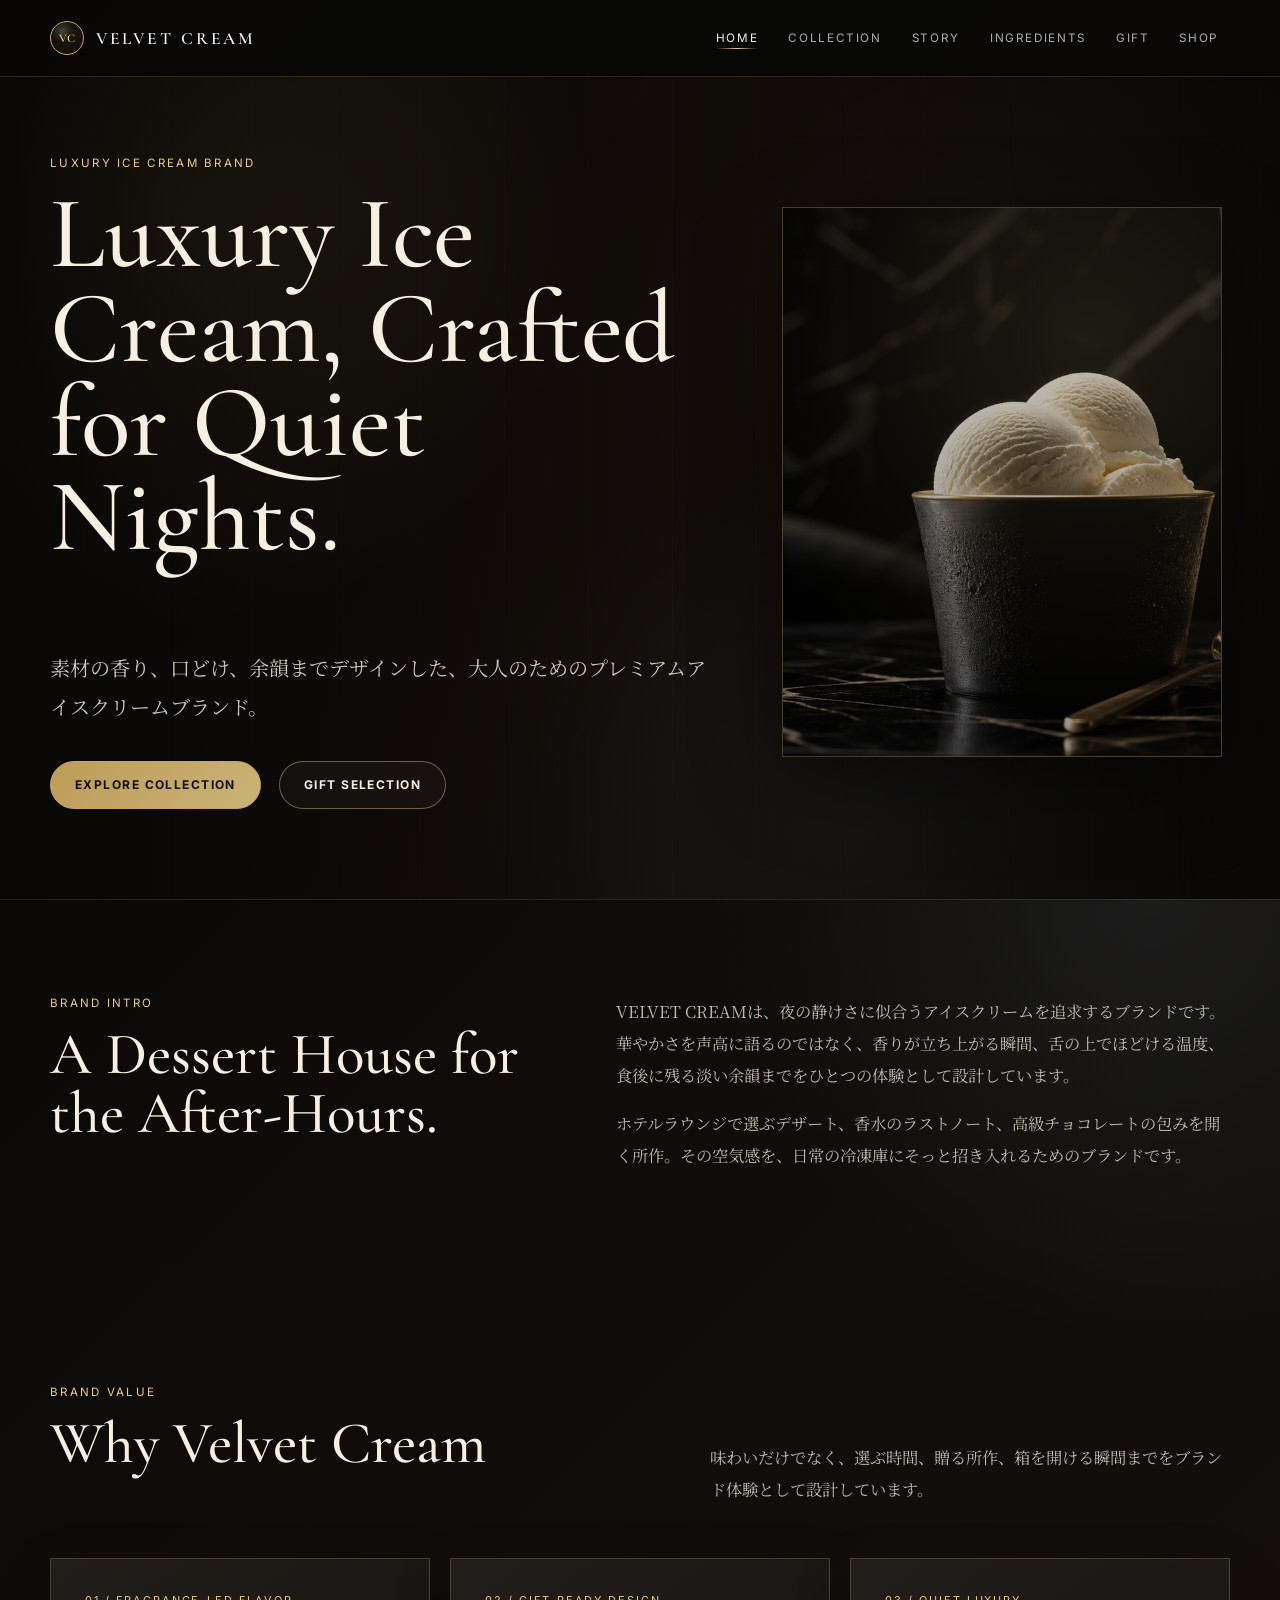
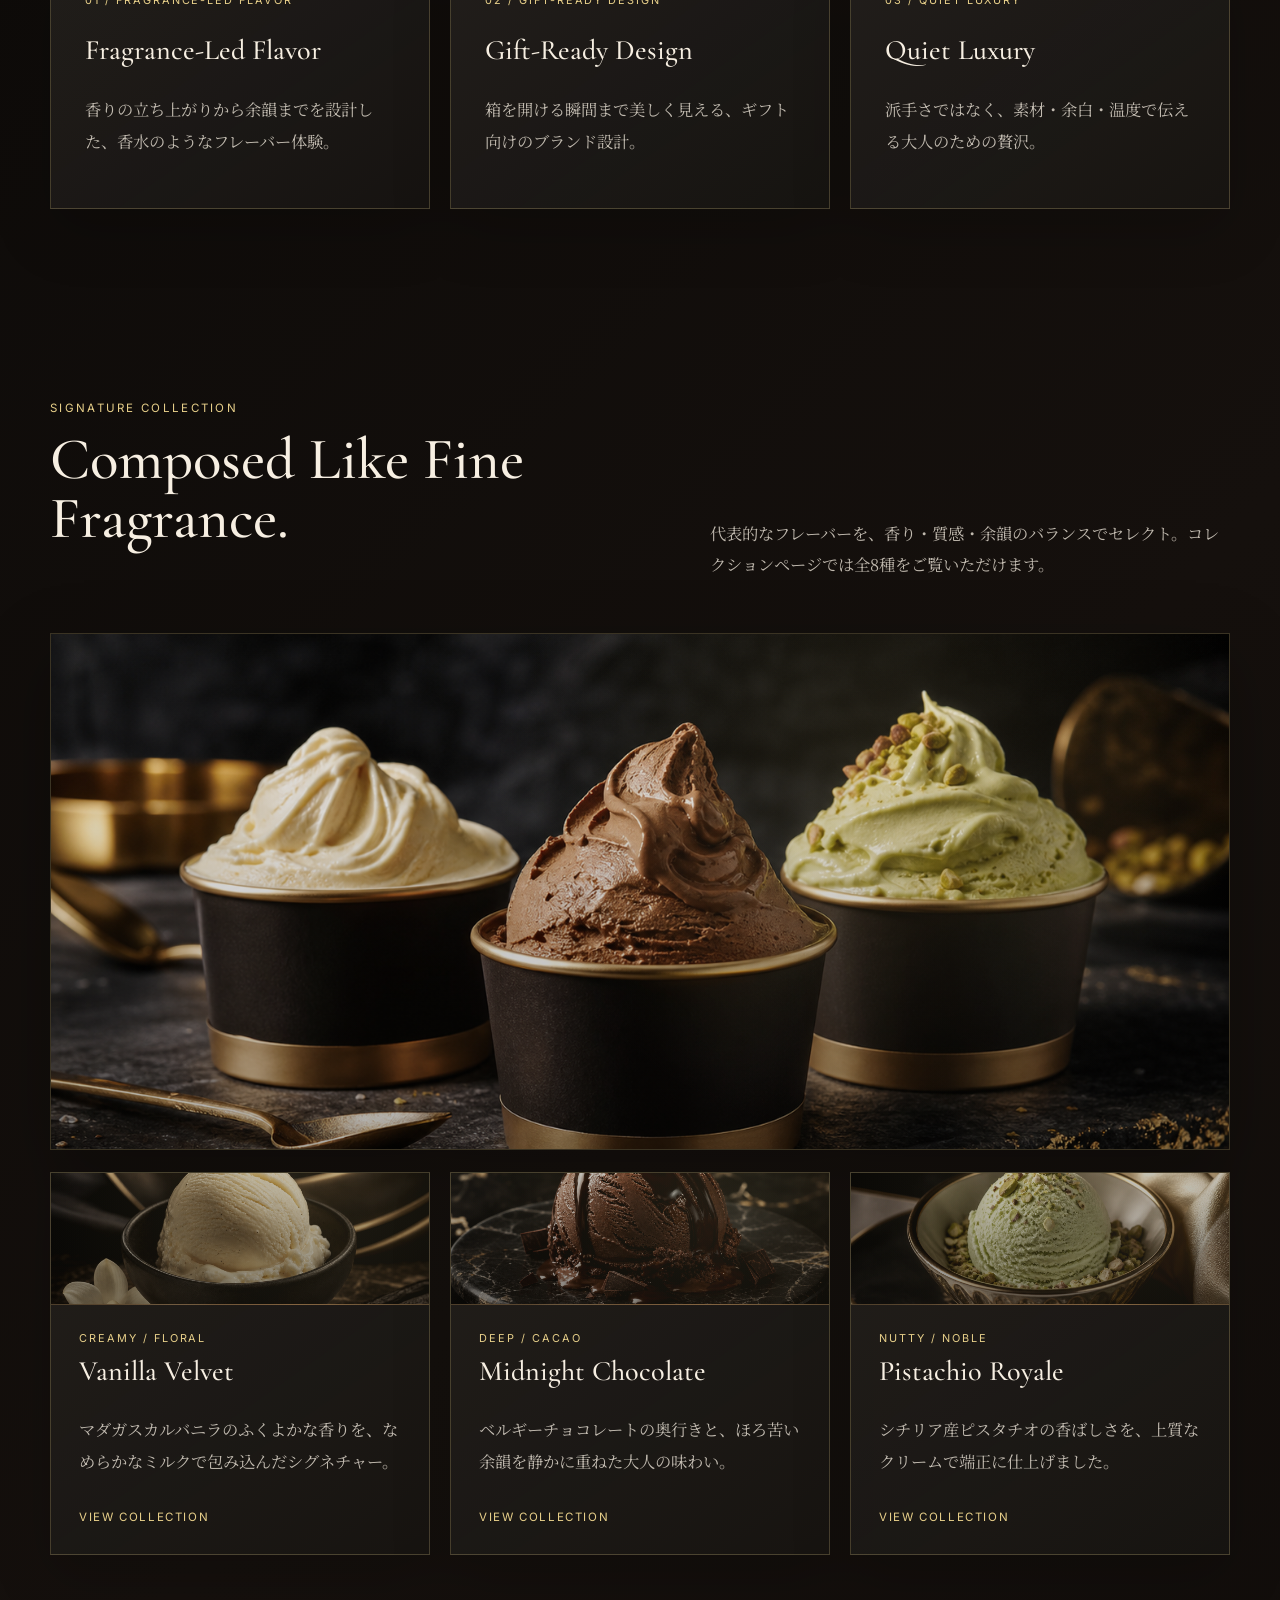
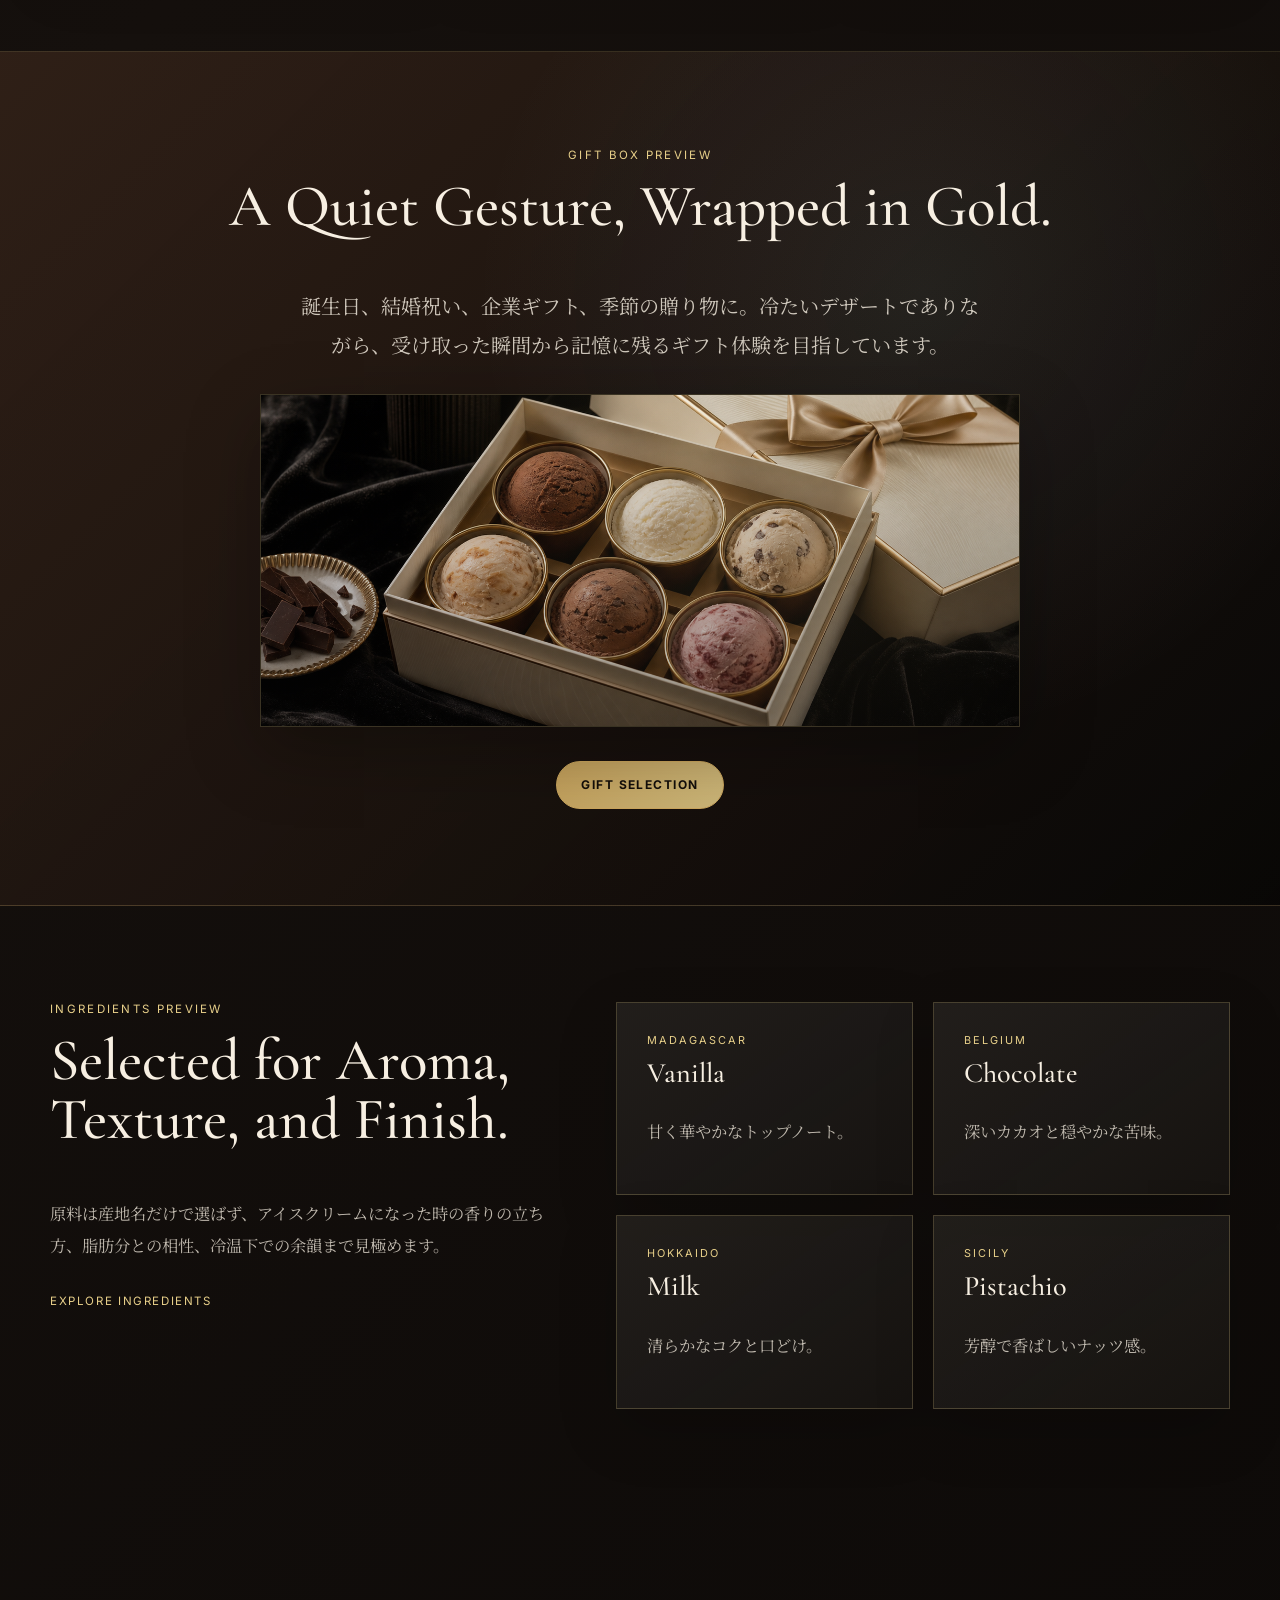
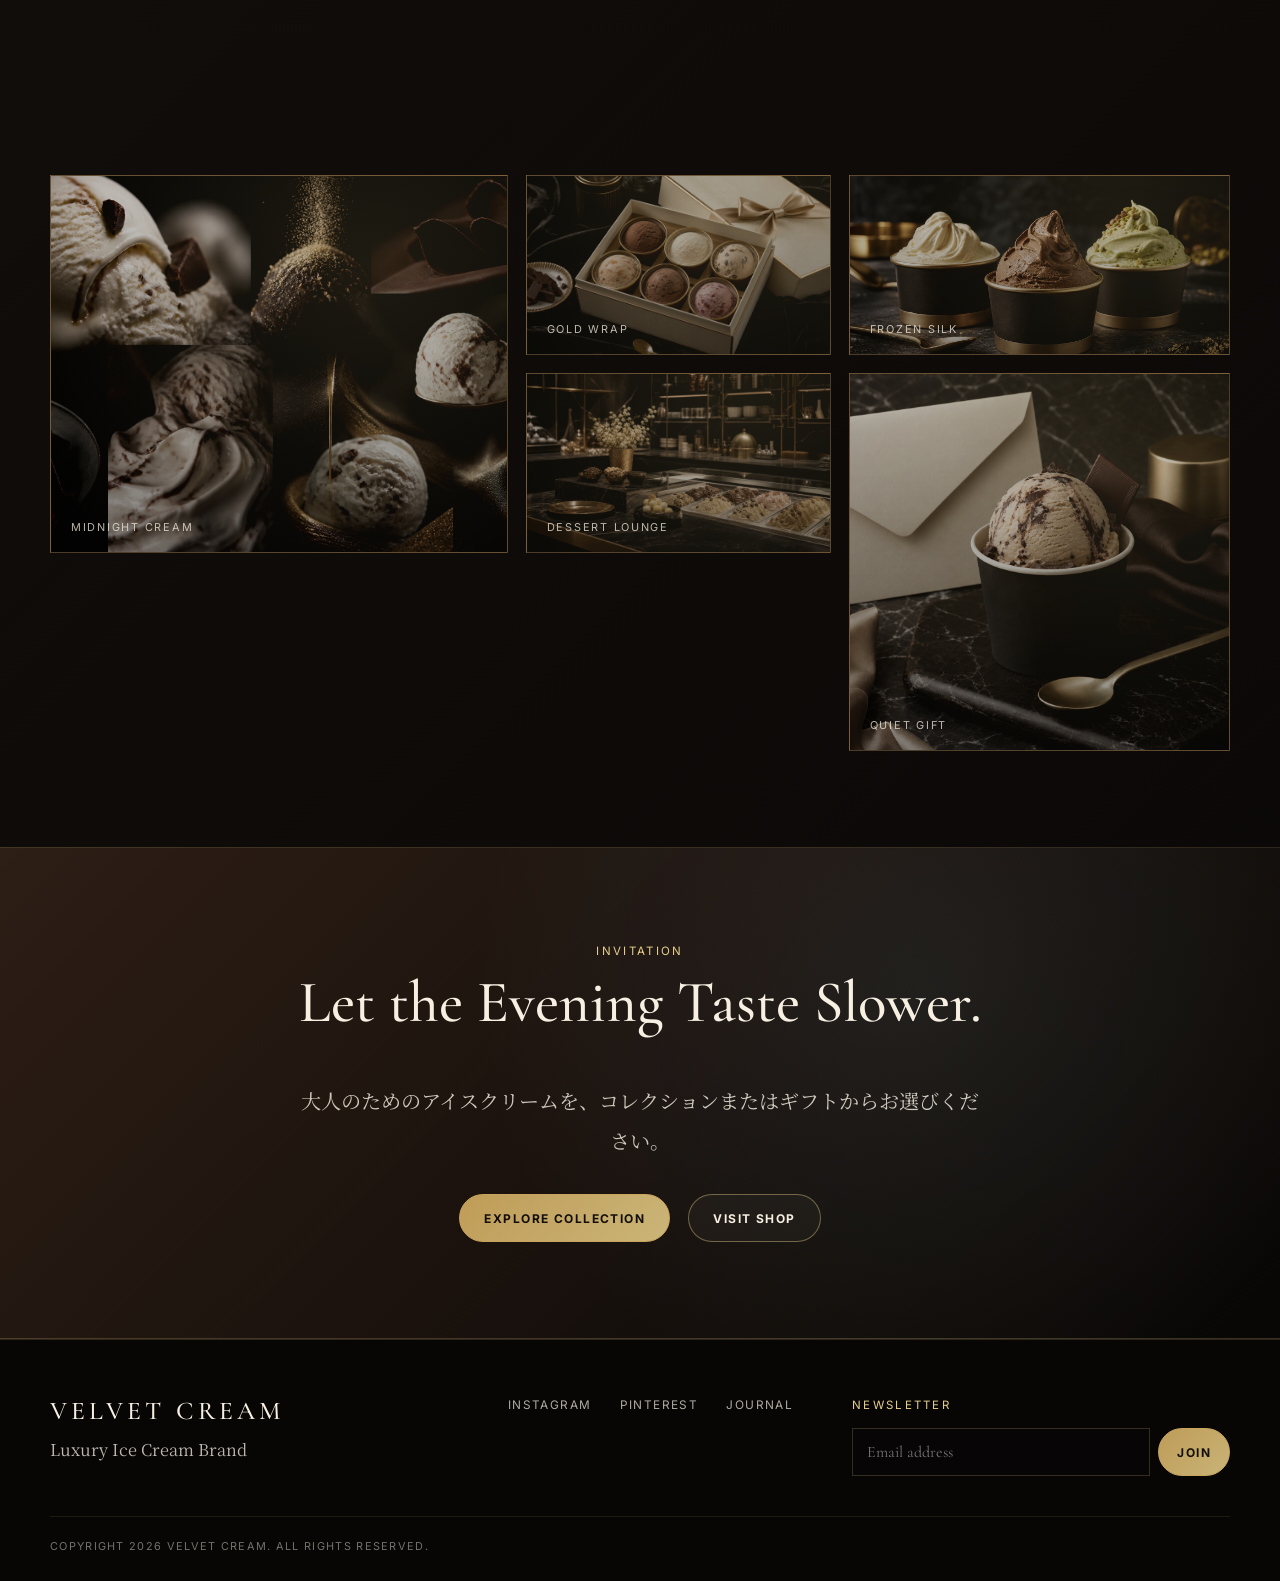
<file: index.html>
<!DOCTYPE html>
<html lang="ja">
<head>
  <meta charset="UTF-8">
  <meta name="viewport" content="width=device-width, initial-scale=1.0">
  <title>VELVET CREAM | Luxury Ice Cream Brand</title>
  <link rel="preconnect" href="https://fonts.googleapis.com">
  <link rel="preconnect" href="https://fonts.gstatic.com" crossorigin>
  <link href="https://fonts.googleapis.com/css2?family=Cormorant+Garamond:wght@400;500;600&family=Inter:wght@400;500;700&family=Noto+Serif+JP:wght@400;600&display=swap" rel="stylesheet">
  <link rel="stylesheet" href="styles.css">
</head>
<body>
  <div class="site-shell">
    <header class="topbar">
      <div class="nav-wrap">
        <a class="brand-mark" href="index.html"><span class="brand-seal">VC</span>VELVET CREAM</a>
        <button class="menu-toggle" type="button" aria-label="Open menu" aria-expanded="false"><span></span><span></span><span></span></button>
        <nav class="main-nav" aria-label="Primary navigation">
          <a class="active" href="index.html">Home</a>
          <a href="collection.html">Collection</a>
          <a href="story.html">Story</a>
          <a href="ingredients.html">Ingredients</a>
          <a href="gift.html">Gift</a>
          <a href="shop.html">Shop</a>
        </nav>
      </div>
    </header>

    <main>
      <section class="hero">
        <div class="hero-inner">
          <div class="hero-copy reveal">
            <p class="eyebrow">Luxury Ice Cream Brand</p>
            <h1>Luxury Ice Cream, Crafted for Quiet Nights.</h1>
            <p class="jp lead">素材の香り、口どけ、余韻までデザインした、大人のためのプレミアムアイスクリームブランド。</p>
            <div class="hero-actions">
              <a class="btn" href="collection.html">Explore Collection</a>
              <a class="btn secondary" href="gift.html">Gift Selection</a>
            </div>
          </div>
          <div class="product-portrait reveal" aria-label="Luxury vanilla ice cream cup on dark marble">
            <img src="assets/visuals/home-hero.png" alt="Luxury vanilla ice cream cup on dark marble with a champagne gold spoon">
          </div>
        </div>
      </section>

      <section class="section split">
        <div class="reveal">
          <p class="eyebrow">Brand Intro</p>
          <h2>A Dessert House for the After-Hours.</h2>
        </div>
        <div class="reveal">
          <p class="jp">VELVET CREAMは、夜の静けさに似合うアイスクリームを追求するブランドです。華やかさを声高に語るのではなく、香りが立ち上がる瞬間、舌の上でほどける温度、食後に残る淡い余韻までをひとつの体験として設計しています。</p>
          <p class="jp">ホテルラウンジで選ぶデザート、香水のラストノート、高級チョコレートの包みを開く所作。その空気感を、日常の冷凍庫にそっと招き入れるためのブランドです。</p>
        </div>
      </section>

      <section class="section">
        <div class="section-head reveal">
          <div>
            <p class="eyebrow">Brand Value</p>
            <h2>Why Velvet Cream</h2>
          </div>
          <p class="jp">味わいだけでなく、選ぶ時間、贈る所作、箱を開ける瞬間までをブランド体験として設計しています。</p>
        </div>
        <div class="card-grid">
          <article class="value-card reveal">
            <p class="meta">01 / Fragrance-Led Flavor</p>
            <h3>Fragrance-Led Flavor</h3>
            <p class="jp">香りの立ち上がりから余韻までを設計した、香水のようなフレーバー体験。</p>
          </article>
          <article class="value-card reveal">
            <p class="meta">02 / Gift-Ready Design</p>
            <h3>Gift-Ready Design</h3>
            <p class="jp">箱を開ける瞬間まで美しく見える、ギフト向けのブランド設計。</p>
          </article>
          <article class="value-card reveal">
            <p class="meta">03 / Quiet Luxury</p>
            <h3>Quiet Luxury</h3>
            <p class="jp">派手さではなく、素材・余白・温度で伝える大人のための贅沢。</p>
          </article>
        </div>
      </section>

      <section class="section">
        <div class="section-head reveal">
          <div>
            <p class="eyebrow">Signature Collection</p>
            <h2>Composed Like Fine Fragrance.</h2>
          </div>
          <p class="jp">代表的なフレーバーを、香り・質感・余韻のバランスでセレクト。コレクションページでは全8種をご覧いただけます。</p>
        </div>
        <div class="visual-frame collection-preview reveal">
          <img src="assets/visuals/home-collection.png" alt="Three luxury ice cream cups arranged on a dark stone surface">
        </div>
        <div class="card-grid">
          <article class="lux-card reveal">
            <div class="texture-top"><img src="assets/visuals/flavor-vanilla.png" alt="Premium vanilla ice cream in a black ceramic bowl"></div>
            <p class="meta">Creamy / Floral</p>
            <h3>Vanilla Velvet</h3>
            <p class="jp">マダガスカルバニラのふくよかな香りを、なめらかなミルクで包み込んだシグネチャー。</p>
            <a class="soft-link" href="collection.html">View Collection</a>
          </article>
          <article class="lux-card reveal">
            <div class="texture-top"><img src="assets/visuals/flavor-chocolate.png" alt="Luxury dark chocolate ice cream on black marble"></div>
            <p class="meta">Deep / Cacao</p>
            <h3>Midnight Chocolate</h3>
            <p class="jp">ベルギーチョコレートの奥行きと、ほろ苦い余韻を静かに重ねた大人の味わい。</p>
            <a class="soft-link" href="collection.html">View Collection</a>
          </article>
          <article class="lux-card reveal">
            <div class="texture-top"><img src="assets/visuals/flavor-pistachio.png" alt="Premium pistachio ice cream with muted green tones"></div>
            <p class="meta">Nutty / Noble</p>
            <h3>Pistachio Royale</h3>
            <p class="jp">シチリア産ピスタチオの香ばしさを、上質なクリームで端正に仕上げました。</p>
            <a class="soft-link" href="collection.html">View Collection</a>
          </article>
        </div>
      </section>

      <section class="quote-band">
        <div class="section reveal">
          <p class="eyebrow">Gift Box Preview</p>
          <h2>A Quiet Gesture, Wrapped in Gold.</h2>
          <p class="jp lead" style="margin-inline:auto;">誕生日、結婚祝い、企業ギフト、季節の贈り物に。冷たいデザートでありながら、受け取った瞬間から記憶に残るギフト体験を目指しています。</p>
          <div class="visual-frame gift-preview">
            <img src="assets/visuals/home-gift.png" alt="Luxury cream colored ice cream gift box on dark velvet">
          </div>
          <div class="button-row" style="justify-content:center;"><a class="btn" href="gift.html">Gift Selection</a></div>
        </div>
      </section>

      <section class="section two-col">
        <div class="reveal">
          <p class="eyebrow">Ingredients Preview</p>
          <h2>Selected for Aroma, Texture, and Finish.</h2>
          <p class="jp">原料は産地名だけで選ばず、アイスクリームになった時の香りの立ち方、脂肪分との相性、冷温下での余韻まで見極めます。</p>
          <a class="soft-link" href="ingredients.html">Explore Ingredients</a>
        </div>
        <div class="info-grid">
          <div class="info-panel reveal"><p class="meta">Madagascar</p><h3>Vanilla</h3><p class="jp">甘く華やかなトップノート。</p></div>
          <div class="info-panel reveal"><p class="meta">Belgium</p><h3>Chocolate</h3><p class="jp">深いカカオと穏やかな苦味。</p></div>
          <div class="info-panel reveal"><p class="meta">Hokkaido</p><h3>Milk</h3><p class="jp">清らかなコクと口どけ。</p></div>
          <div class="info-panel reveal"><p class="meta">Sicily</p><h3>Pistachio</h3><p class="jp">芳醇で香ばしいナッツ感。</p></div>
        </div>
      </section>

      <section class="section">
        <div class="section-head reveal">
          <div>
            <p class="eyebrow">Brand Mood Gallery</p>
            <h2>Velvet, Gold, and Silence.</h2>
          </div>
          <p class="jp">写真に頼りきらず、質感と余白でブランドの空気を表現。ギフト、夜、クリーム、香りの断片を抽象的に描いています。</p>
        </div>
        <div class="mood-grid reveal">
          <div class="mood large" data-label="Midnight Cream"><img src="assets/visuals/brand-mood.png" alt="Creamy swirls with dark chocolate texture and champagne gold dust"></div>
          <div class="mood" data-label="Gold Wrap"><img src="assets/visuals/home-gift.png" alt="Luxury gift packaging with champagne gold ribbon"></div>
          <div class="mood" data-label="Frozen Silk"><img src="assets/visuals/home-collection.png" alt="Luxury ice cream cups in cream and dark tones"></div>
          <div class="mood" data-label="Dessert Lounge"><img src="assets/visuals/story-atelier.png" alt="Luxury dessert atelier with marble and brass materials"></div>
          <div class="mood large" data-label="Quiet Gift"><img src="assets/visuals/shop-newsletter.png" alt="Minimal luxury dessert still life on dark marble"></div>
        </div>
      </section>

      <section class="cta-band">
        <div class="section reveal">
          <p class="eyebrow">Invitation</p>
          <h2>Let the Evening Taste Slower.</h2>
          <p class="jp lead" style="margin-inline:auto;">大人のためのアイスクリームを、コレクションまたはギフトからお選びください。</p>
          <div class="button-row" style="justify-content:center;">
            <a class="btn" href="collection.html">Explore Collection</a>
            <a class="btn secondary" href="shop.html">Visit Shop</a>
          </div>
        </div>
      </section>
    </main>

    <footer class="footer">
      <div class="footer-inner">
        <div><h2>VELVET CREAM</h2><p class="jp">Luxury Ice Cream Brand</p></div>
        <div class="socials"><a href="#">Instagram</a><a href="#">Pinterest</a><a href="#">Journal</a></div>
        <div><p class="eyebrow">Newsletter</p><form class="newsletter"><input type="email" placeholder="Email address"><button class="btn" type="button">Join</button></form></div>
      </div>
      <div class="copyright">Copyright 2026 VELVET CREAM. All Rights Reserved.</div>
    </footer>
  </div>
  <script src="script.js"></script>
</body>
</html>
</file>
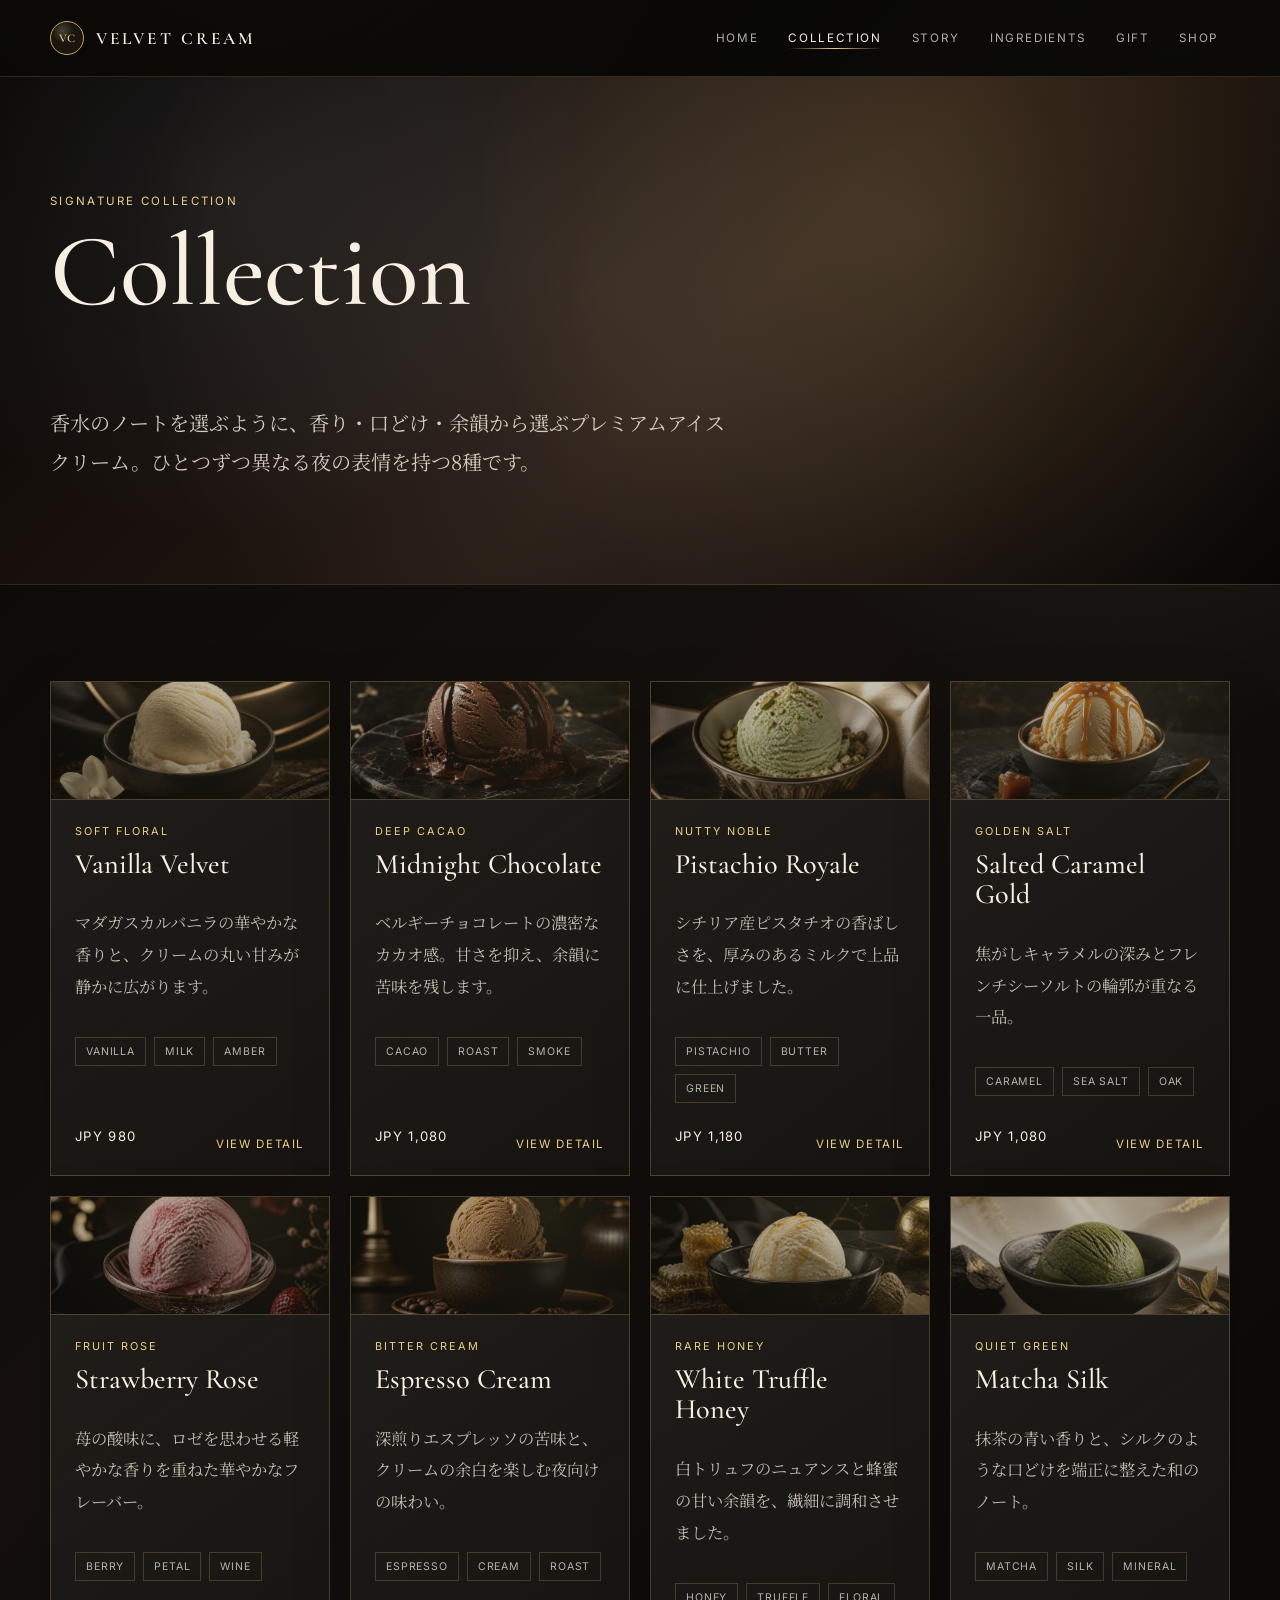
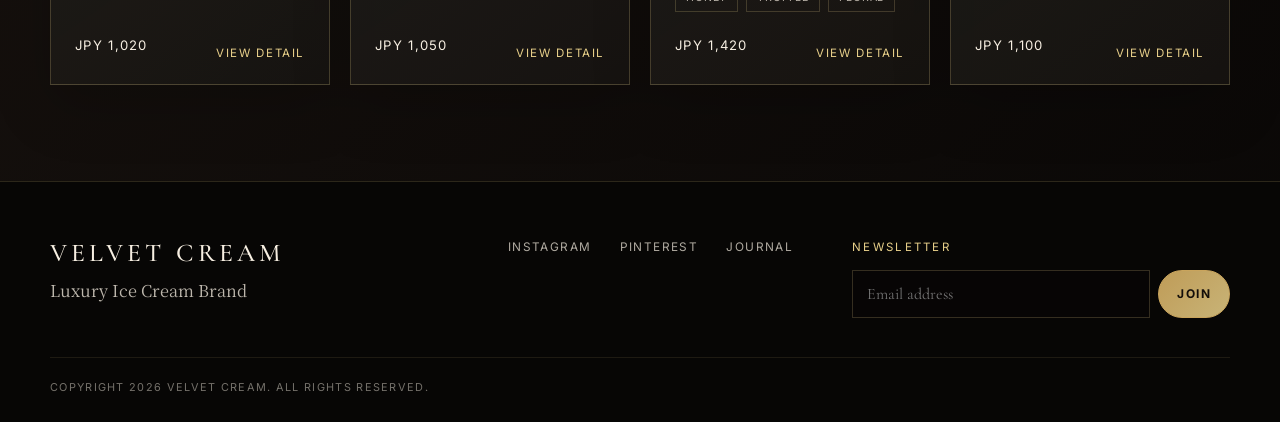
<file: collection.html>
<!DOCTYPE html>
<html lang="ja">
<head>
  <meta charset="UTF-8">
  <meta name="viewport" content="width=device-width, initial-scale=1.0">
  <title>Collection | VELVET CREAM</title>
  <link rel="preconnect" href="https://fonts.googleapis.com">
  <link rel="preconnect" href="https://fonts.gstatic.com" crossorigin>
  <link href="https://fonts.googleapis.com/css2?family=Cormorant+Garamond:wght@400;500;600&family=Inter:wght@400;500;700&family=Noto+Serif+JP:wght@400;600&display=swap" rel="stylesheet">
  <link rel="stylesheet" href="styles.css">
</head>
<body>
  <div class="site-shell">
    <header class="topbar">
      <div class="nav-wrap">
        <a class="brand-mark" href="index.html"><span class="brand-seal">VC</span>VELVET CREAM</a>
        <button class="menu-toggle" type="button" aria-label="Open menu" aria-expanded="false"><span></span><span></span><span></span></button>
        <nav class="main-nav">
          <a href="index.html">Home</a>
          <a class="active" href="collection.html">Collection</a>
          <a href="story.html">Story</a>
          <a href="ingredients.html">Ingredients</a>
          <a href="gift.html">Gift</a>
          <a href="shop.html">Shop</a>
        </nav>
      </div>
    </header>

    <main>
      <section class="page-hero">
        <div class="section reveal">
          <p class="eyebrow">Signature Collection</p>
          <h1>Collection</h1>
          <p class="jp lead">香水のノートを選ぶように、香り・口どけ・余韻から選ぶプレミアムアイスクリーム。ひとつずつ異なる夜の表情を持つ8種です。</p>
        </div>
      </section>

      <section class="section">
        <div class="card-grid four">
          <article class="flavor-card reveal">
            <div class="swatch"><img src="assets/visuals/flavor-vanilla.png" alt="Premium vanilla ice cream scoop in a black ceramic bowl"></div>
            <p class="meta">Soft Floral</p>
            <h3>Vanilla Velvet</h3>
            <p class="jp">マダガスカルバニラの華やかな香りと、クリームの丸い甘みが静かに広がります。</p>
            <div class="notes"><span>Vanilla</span><span>Milk</span><span>Amber</span></div>
            <div class="card-foot"><span class="price">JPY 980</span><button class="soft-link detail-trigger" type="button" data-flavor="Vanilla Velvet" data-mood="A soft floral signature for quiet evenings." data-description="マダガスカルバニラの華やかな香りと、なめらかなクリームの余韻を楽しむシグネチャーフレーバーです。" data-notes="Vanilla / Milk / Amber" data-texture="Smooth / Creamy / Light Finish" data-scene="夜の映画時間、食後のデザート、ギフトの最初の一品" data-pairing="Black coffee / Champagne / Butter cookie" data-price="JPY 980">View Detail</button></div>
          </article>
          <article class="flavor-card reveal">
            <div class="swatch"><img src="assets/visuals/flavor-chocolate.png" alt="Luxury dark chocolate ice cream scoop with glossy chocolate sauce"></div>
            <p class="meta">Deep Cacao</p>
            <h3>Midnight Chocolate</h3>
            <p class="jp">ベルギーチョコレートの濃密なカカオ感。甘さを抑え、余韻に苦味を残します。</p>
            <div class="notes"><span>Cacao</span><span>Roast</span><span>Smoke</span></div>
            <div class="card-foot"><span class="price">JPY 1,080</span><button class="soft-link detail-trigger" type="button" data-flavor="Midnight Chocolate" data-mood="A deep cacao profile for the last course of the night." data-description="ベルギーチョコレートの濃密なカカオ感に、静かなスモーキーさを重ねた大人のチョコレートフレーバーです。" data-notes="Cacao / Roast / Smoke" data-texture="Dense / Smooth / Long Bitter Finish" data-scene="ディナー後、赤ワインの余韻、上質な手土産" data-pairing="Red wine / Espresso / Hazelnut tuile" data-price="JPY 1,080">View Detail</button></div>
          </article>
          <article class="flavor-card reveal">
            <div class="swatch"><img src="assets/visuals/flavor-pistachio.png" alt="Premium pistachio ice cream scoop with crushed pistachios"></div>
            <p class="meta">Nutty Noble</p>
            <h3>Pistachio Royale</h3>
            <p class="jp">シチリア産ピスタチオの香ばしさを、厚みのあるミルクで上品に仕上げました。</p>
            <div class="notes"><span>Pistachio</span><span>Butter</span><span>Green</span></div>
            <div class="card-foot"><span class="price">JPY 1,180</span><button class="soft-link detail-trigger" type="button" data-flavor="Pistachio Royale" data-mood="A noble nutty note with restrained richness." data-description="シチリア産ピスタチオの香ばしさと、クリームの厚みを端正に合わせた、ギフトにも映える一品です。" data-notes="Pistachio / Butter / Green" data-texture="Velvety / Rich / Rounded" data-scene="記念日のデザート、来客時の一皿、贈答用ボックス" data-pairing="Champagne / Financier / Roasted almond" data-price="JPY 1,180">View Detail</button></div>
          </article>
          <article class="flavor-card reveal">
            <div class="swatch"><img src="assets/visuals/flavor-caramel.png" alt="Luxury salted caramel ice cream with caramel drizzle and a gold spoon"></div>
            <p class="meta">Golden Salt</p>
            <h3>Salted Caramel Gold</h3>
            <p class="jp">焦がしキャラメルの深みとフレンチシーソルトの輪郭が重なる一品。</p>
            <div class="notes"><span>Caramel</span><span>Sea Salt</span><span>Oak</span></div>
            <div class="card-foot"><span class="price">JPY 1,080</span><button class="soft-link detail-trigger" type="button" data-flavor="Salted Caramel Gold" data-mood="A golden caramel note sharpened by French sea salt." data-description="焦がしキャラメルの奥行きに、フレンチシーソルトの輪郭を添えた、甘さと塩味の均衡を楽しむフレーバーです。" data-notes="Caramel / Sea Salt / Oak" data-texture="Glossy / Creamy / Warm Finish" data-scene="休日の夜、ホームパーティー、甘いものが好きな方へのギフト" data-pairing="Whisky / Butter cookie / Roasted pear" data-price="JPY 1,080">View Detail</button></div>
          </article>
          <article class="flavor-card reveal">
            <div class="swatch"><img src="assets/visuals/flavor-strawberry.png" alt="Elegant pale rose strawberry ice cream scoop on a dark luxury background"></div>
            <p class="meta">Fruit Rose</p>
            <h3>Strawberry Rose</h3>
            <p class="jp">苺の酸味に、ロゼを思わせる軽やかな香りを重ねた華やかなフレーバー。</p>
            <div class="notes"><span>Berry</span><span>Petal</span><span>Wine</span></div>
            <div class="card-foot"><span class="price">JPY 1,020</span><button class="soft-link detail-trigger" type="button" data-flavor="Strawberry Rose" data-mood="A pale berry note with a celebratory rose tone." data-description="苺の瑞々しい酸味に、ロゼを思わせる軽やかな香りを重ね、華やかさを控えめに整えました。" data-notes="Berry / Petal / Wine" data-texture="Fresh / Soft / Clean Finish" data-scene="誕生日、ブランチ後、春のギフト" data-pairing="Rose tea / Sparkling wine / Shortbread" data-price="JPY 1,020">View Detail</button></div>
          </article>
          <article class="flavor-card reveal">
            <div class="swatch"><img src="assets/visuals/flavor-espresso.png" alt="Luxury espresso ice cream scoop with coffee beans"></div>
            <p class="meta">Bitter Cream</p>
            <h3>Espresso Cream</h3>
            <p class="jp">深煎りエスプレッソの苦味と、クリームの余白を楽しむ夜向けの味わい。</p>
            <div class="notes"><span>Espresso</span><span>Cream</span><span>Roast</span></div>
            <div class="card-foot"><span class="price">JPY 1,050</span><button class="soft-link detail-trigger" type="button" data-flavor="Espresso Cream" data-mood="A bitter cream note for calm late hours." data-description="深煎りエスプレッソの苦味とクリームのまろやかさを、夜に合う落ち着いた余韻へ仕立てています。" data-notes="Espresso / Cream / Roast" data-texture="Smooth / Airy / Bitter Finish" data-scene="仕事終わり、読書時間、甘さ控えめのギフト" data-pairing="Cognac / Dark chocolate / Biscotti" data-price="JPY 1,050">View Detail</button></div>
          </article>
          <article class="flavor-card reveal">
            <div class="swatch"><img src="assets/visuals/flavor-honey.png" alt="Premium cream ice cream with honey drizzle on dark marble"></div>
            <p class="meta">Rare Honey</p>
            <h3>White Truffle Honey</h3>
            <p class="jp">白トリュフのニュアンスと蜂蜜の甘い余韻を、繊細に調和させました。</p>
            <div class="notes"><span>Honey</span><span>Truffle</span><span>Floral</span></div>
            <div class="card-foot"><span class="price">JPY 1,420</span><button class="soft-link detail-trigger" type="button" data-flavor="White Truffle Honey" data-mood="A rare honey note with a discreet truffle shadow." data-description="白トリュフの繊細なニュアンスと蜂蜜の甘い余韻を、香りが立ちすぎない上品なバランスで調和させました。" data-notes="Honey / Truffle / Floral" data-texture="Silken / Lush / Aromatic Finish" data-scene="特別な贈り物、ワイン会、記念日の締めくくり" data-pairing="Champagne / Blue cheese / Brioche" data-price="JPY 1,420">View Detail</button></div>
          </article>
          <article class="flavor-card reveal">
            <div class="swatch"><img src="assets/visuals/flavor-matcha.png" alt="Luxury matcha ice cream scoop in a black ceramic bowl"></div>
            <p class="meta">Quiet Green</p>
            <h3>Matcha Silk</h3>
            <p class="jp">抹茶の青い香りと、シルクのような口どけを端正に整えた和のノート。</p>
            <div class="notes"><span>Matcha</span><span>Silk</span><span>Mineral</span></div>
            <div class="card-foot"><span class="price">JPY 1,100</span><button class="soft-link detail-trigger" type="button" data-flavor="Matcha Silk" data-mood="A quiet green note with a silk-like finish." data-description="抹茶の青い香りと、シルクのような口どけを端正に整えた和のノートです。" data-notes="Matcha / Silk / Mineral" data-texture="Silky / Refined / Gentle Bitter" data-scene="静かな午後、和食後のデザート、海外の方へのギフト" data-pairing="Sencha / White chocolate / Almond sable" data-price="JPY 1,100">View Detail</button></div>
          </article>
        </div>
      </section>
    </main>

    <div class="flavor-modal" aria-hidden="true">
      <div class="modal-backdrop" data-modal-close></div>
      <section class="modal-panel" role="dialog" aria-modal="true" aria-labelledby="modalFlavorName">
        <button class="modal-close" type="button" aria-label="Close detail" data-modal-close>Close</button>
        <p class="eyebrow">Flavor Detail</p>
        <h2 id="modalFlavorName">Vanilla Velvet</h2>
        <p class="modal-mood">A soft floral signature for quiet evenings.</p>
        <p class="jp modal-description">マダガスカルバニラの華やかな香りと、なめらかなクリームの余韻を楽しむシグネチャーフレーバーです。</p>
        <div class="modal-specs">
          <div><span>Taste Notes</span><strong data-modal-notes>Vanilla / Milk / Amber</strong></div>
          <div><span>Texture</span><strong data-modal-texture>Smooth / Creamy / Light Finish</strong></div>
          <div><span>Recommended Scene</span><strong data-modal-scene>夜の映画時間、食後のデザート、ギフトの最初の一品</strong></div>
          <div><span>Pairing</span><strong data-modal-pairing>Black coffee / Champagne / Butter cookie</strong></div>
          <div><span>Price</span><strong data-modal-price>JPY 980</strong></div>
        </div>
      </section>
    </div>

    <footer class="footer">
      <div class="footer-inner">
        <div><h2>VELVET CREAM</h2><p class="jp">Luxury Ice Cream Brand</p></div>
        <div class="socials"><a href="#">Instagram</a><a href="#">Pinterest</a><a href="#">Journal</a></div>
        <div><p class="eyebrow">Newsletter</p><form class="newsletter"><input type="email" placeholder="Email address"><button class="btn" type="button">Join</button></form></div>
      </div>
      <div class="copyright">Copyright 2026 VELVET CREAM. All Rights Reserved.</div>
    </footer>
  </div>
  <script src="script.js"></script>
</body>
</html>
</file>
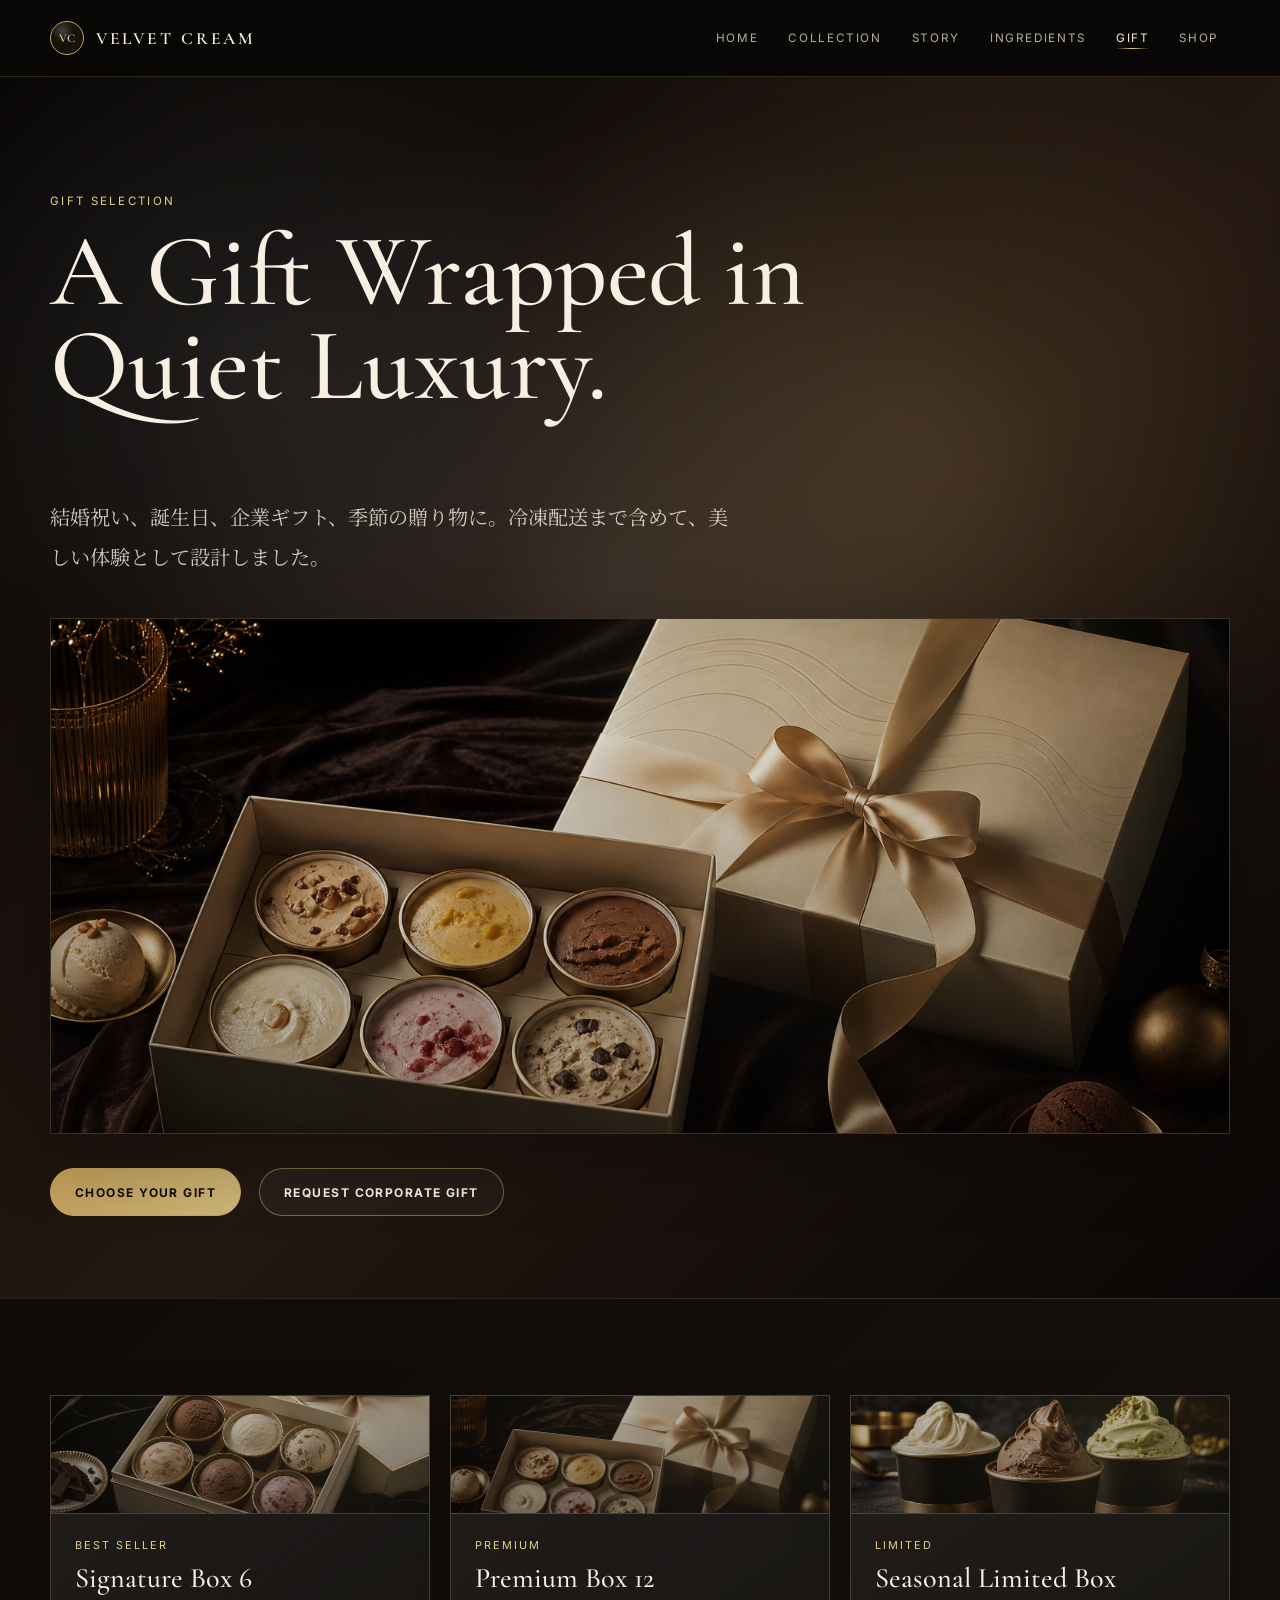
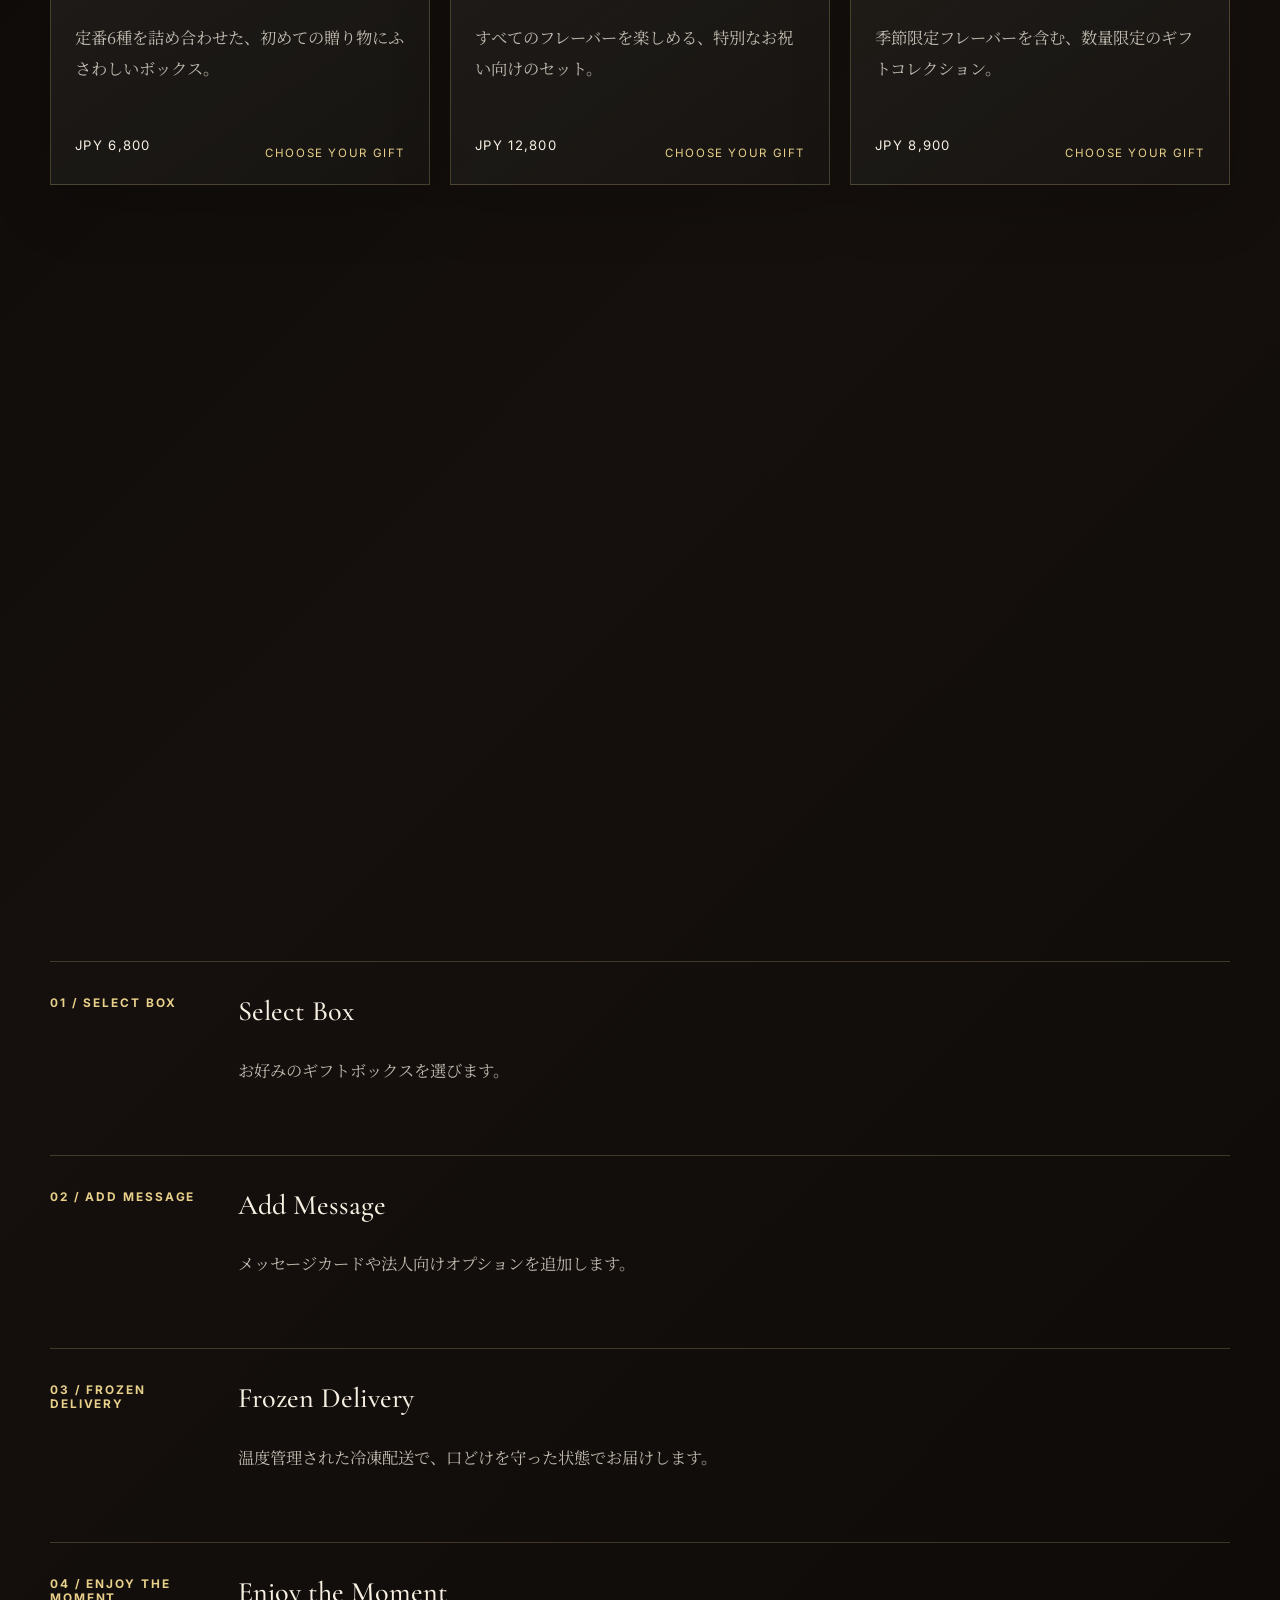
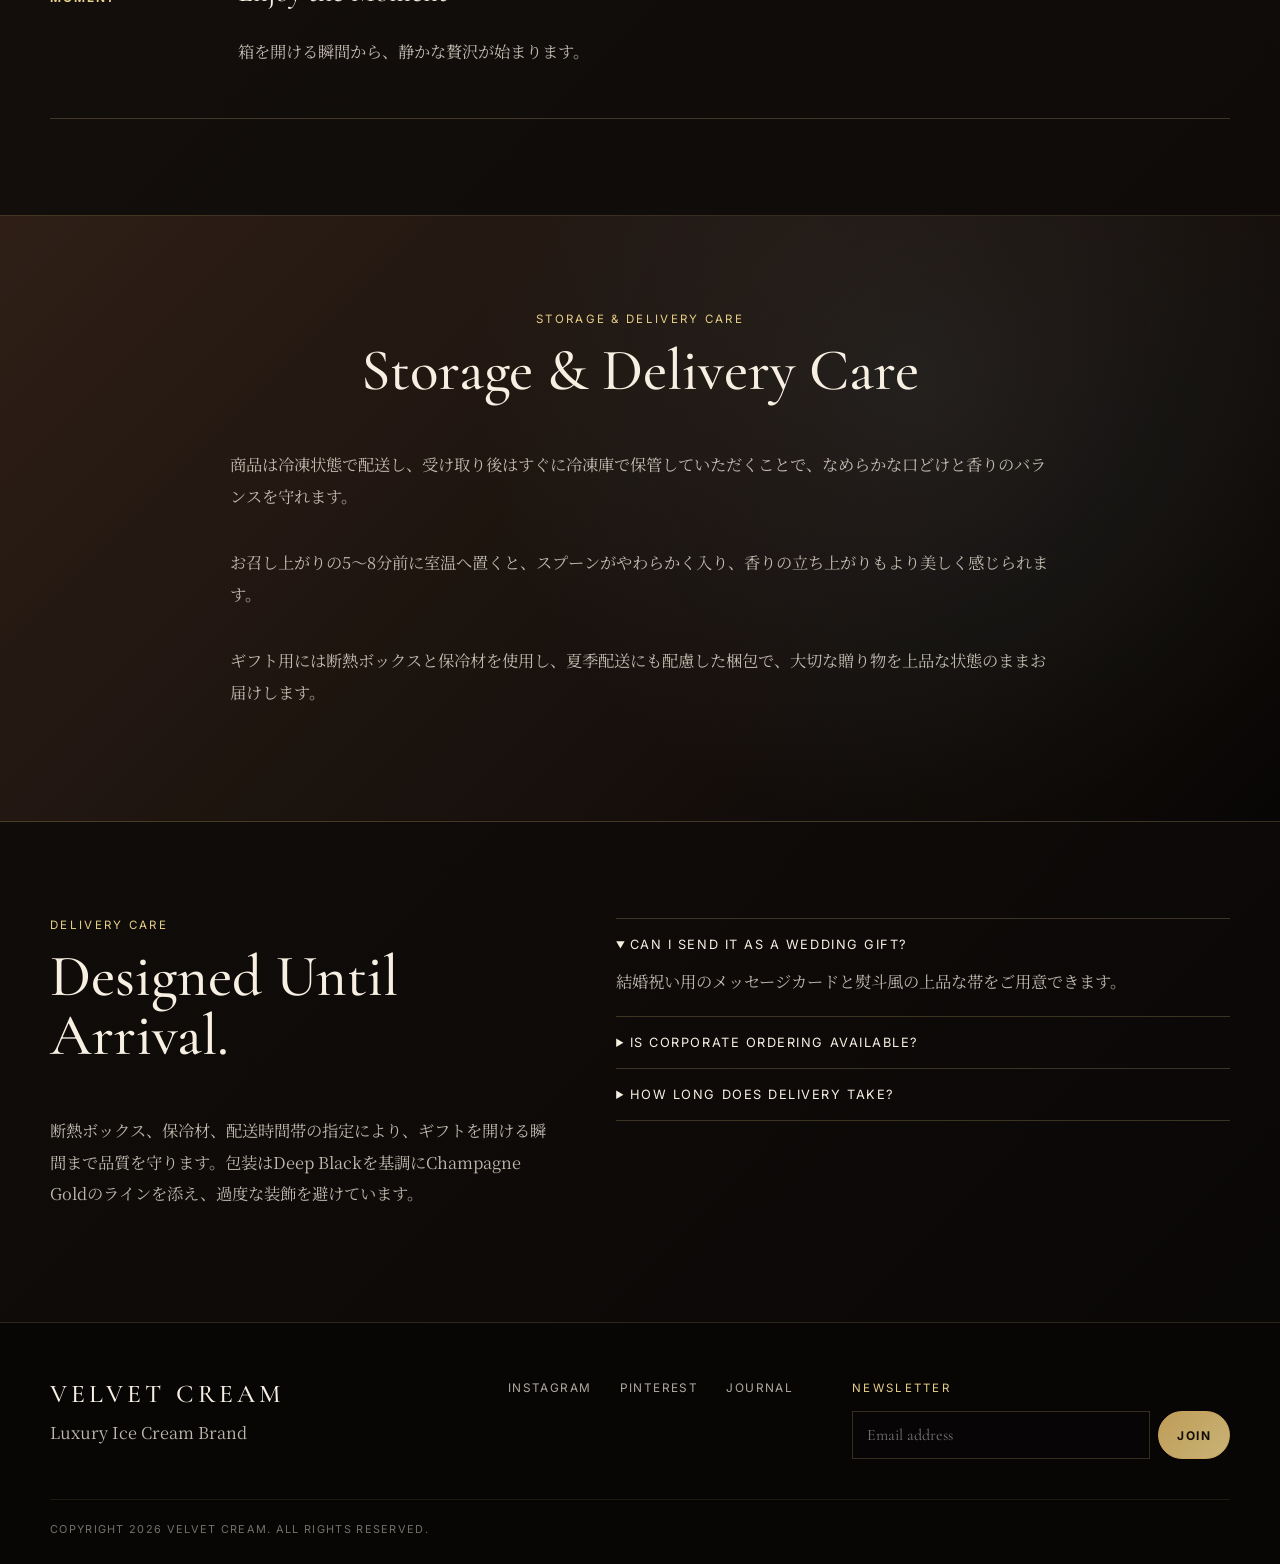
<file: gift.html>
<!DOCTYPE html>
<html lang="ja">
<head>
  <meta charset="UTF-8">
  <meta name="viewport" content="width=device-width, initial-scale=1.0">
  <title>Gift | VELVET CREAM</title>
  <link rel="preconnect" href="https://fonts.googleapis.com">
  <link rel="preconnect" href="https://fonts.gstatic.com" crossorigin>
  <link href="https://fonts.googleapis.com/css2?family=Cormorant+Garamond:wght@400;500;600&family=Inter:wght@400;500;700&family=Noto+Serif+JP:wght@400;600&display=swap" rel="stylesheet">
  <link rel="stylesheet" href="styles.css">
</head>
<body><div class="site-shell">
  <header class="topbar"><div class="nav-wrap"><a class="brand-mark" href="index.html"><span class="brand-seal">VC</span>VELVET CREAM</a><button class="menu-toggle" type="button" aria-label="Open menu" aria-expanded="false"><span></span><span></span><span></span></button><nav class="main-nav"><a href="index.html">Home</a><a href="collection.html">Collection</a><a href="story.html">Story</a><a href="ingredients.html">Ingredients</a><a class="active" href="gift.html">Gift</a><a href="shop.html">Shop</a></nav></div></header>
  <main>
    <section class="page-hero"><div class="section reveal"><p class="eyebrow">Gift Selection</p><h1>A Gift Wrapped in Quiet Luxury.</h1><p class="jp lead">結婚祝い、誕生日、企業ギフト、季節の贈り物に。冷凍配送まで含めて、美しい体験として設計しました。</p><div class="visual-frame page-visual"><img src="assets/visuals/gift-main.png" alt="Luxury frozen dessert gift box set with champagne gold ribbon on dark velvet"></div><div class="button-row"><a class="btn" href="#giftboxes">Choose Your Gift</a><a class="btn secondary" href="shop.html#contact">Request Corporate Gift</a></div></div></section>
    <section id="giftboxes" class="section"><div class="card-grid">
      <article class="gift-card reveal"><div class="swatch"><img src="assets/visuals/home-gift.png" alt="Luxury cream colored gift box on dark velvet"></div><p class="meta">Best Seller</p><h3>Signature Box 6</h3><p class="jp">定番6種を詰め合わせた、初めての贈り物にふさわしいボックス。</p><div class="card-foot"><span class="price">JPY 6,800</span><a class="soft-link" href="#">Choose Your Gift</a></div></article>
      <article class="gift-card reveal"><div class="swatch"><img src="assets/visuals/gift-main.png" alt="Premium frozen dessert gift box set with gold ribbon"></div><p class="meta">Premium</p><h3>Premium Box 12</h3><p class="jp">すべてのフレーバーを楽しめる、特別なお祝い向けのセット。</p><div class="card-foot"><span class="price">JPY 12,800</span><a class="soft-link" href="#">Choose Your Gift</a></div></article>
      <article class="gift-card reveal"><div class="swatch"><img src="assets/visuals/home-collection.png" alt="Three luxury ice cream cups on dark stone"></div><p class="meta">Limited</p><h3>Seasonal Limited Box</h3><p class="jp">季節限定フレーバーを含む、数量限定のギフトコレクション。</p><div class="card-foot"><span class="price">JPY 8,900</span><a class="soft-link" href="#">Choose Your Gift</a></div></article>
      <article class="gift-card reveal"><div class="swatch"><img src="assets/visuals/shop-newsletter.png" alt="Luxury dessert still life with envelope card and gold spoon"></div><p class="meta">Business</p><h3>Corporate Gift</h3><p class="jp">企業ロゴカードや複数配送に対応した、上品な法人ギフト。</p><div class="card-foot"><span class="price">From JPY 30,000</span><a class="soft-link" href="shop.html#contact">Request Corporate Gift</a></div></article>
      <article class="gift-card reveal"><div class="swatch"><img src="assets/visuals/shop-newsletter.png" alt="Cream envelope card without text on dark marble"></div><p class="meta">Option</p><h3>Message Card</h3><p class="jp">余白の美しいカードで、短い言葉を上品に添えられます。</p><div class="card-foot"><span class="price">JPY 300</span><a class="soft-link" href="#">Add Option</a></div></article>
      <article class="gift-card reveal"><div class="swatch"><img src="assets/visuals/brand-mood.png" alt="Abstract luxury cream and chocolate mood image"></div><p class="meta">Delivery</p><h3>Frozen Delivery</h3><p class="jp">温度管理された冷凍配送で、口どけを守った状態でお届けします。</p><div class="card-foot"><span class="price">Area Based</span><a class="soft-link" href="#">View Detail</a></div></article>
    </div></section>
    <section class="section">
      <div class="section-head reveal"><div><p class="eyebrow">Gift Order Flow</p><h2>Gift Order Flow</h2></div><p class="jp">選ぶところから届く瞬間まで、贈り物としての品位が保たれるように導線を整えています。</p></div>
      <div class="timeline gift-flow">
        <div class="timeline-item reveal"><strong>01 / Select Box</strong><div><h3>Select Box</h3><p class="jp">お好みのギフトボックスを選びます。</p></div></div>
        <div class="timeline-item reveal"><strong>02 / Add Message</strong><div><h3>Add Message</h3><p class="jp">メッセージカードや法人向けオプションを追加します。</p></div></div>
        <div class="timeline-item reveal"><strong>03 / Frozen Delivery</strong><div><h3>Frozen Delivery</h3><p class="jp">温度管理された冷凍配送で、口どけを守った状態でお届けします。</p></div></div>
        <div class="timeline-item reveal"><strong>04 / Enjoy the Moment</strong><div><h3>Enjoy the Moment</h3><p class="jp">箱を開ける瞬間から、静かな贅沢が始まります。</p></div></div>
      </div>
    </section>
    <section class="quote-band">
      <div class="section reveal">
        <p class="eyebrow">Storage & Delivery Care</p>
        <h2>Storage & Delivery Care</h2>
        <div class="care-list">
          <p class="jp">商品は冷凍状態で配送し、受け取り後はすぐに冷凍庫で保管していただくことで、なめらかな口どけと香りのバランスを守れます。</p>
          <p class="jp">お召し上がりの5〜8分前に室温へ置くと、スプーンがやわらかく入り、香りの立ち上がりもより美しく感じられます。</p>
          <p class="jp">ギフト用には断熱ボックスと保冷材を使用し、夏季配送にも配慮した梱包で、大切な贈り物を上品な状態のままお届けします。</p>
        </div>
      </div>
    </section>
    <section class="section two-col"><div class="reveal"><p class="eyebrow">Delivery Care</p><h2>Designed Until Arrival.</h2><p class="jp">断熱ボックス、保冷材、配送時間帯の指定により、ギフトを開ける瞬間まで品質を守ります。包装はDeep Blackを基調にChampagne Goldのラインを添え、過度な装飾を避けています。</p></div><div class="faq-list reveal"><details open><summary>Can I send it as a wedding gift?</summary><p class="jp">結婚祝い用のメッセージカードと熨斗風の上品な帯をご用意できます。</p></details><details><summary>Is corporate ordering available?</summary><p class="jp">複数配送、請求書対応、カード文面の統一に対応しています。</p></details><details><summary>How long does delivery take?</summary><p class="jp">通常はご注文から3〜5営業日で発送します。季節限定品は状況により変動します。</p></details></div></section>
  </main>
  <footer class="footer"><div class="footer-inner"><div><h2>VELVET CREAM</h2><p class="jp">Luxury Ice Cream Brand</p></div><div class="socials"><a href="#">Instagram</a><a href="#">Pinterest</a><a href="#">Journal</a></div><div><p class="eyebrow">Newsletter</p><form class="newsletter"><input type="email" placeholder="Email address"><button class="btn" type="button">Join</button></form></div></div><div class="copyright">Copyright 2026 VELVET CREAM. All Rights Reserved.</div></footer>
</div><script src="script.js"></script></body></html>
</file>
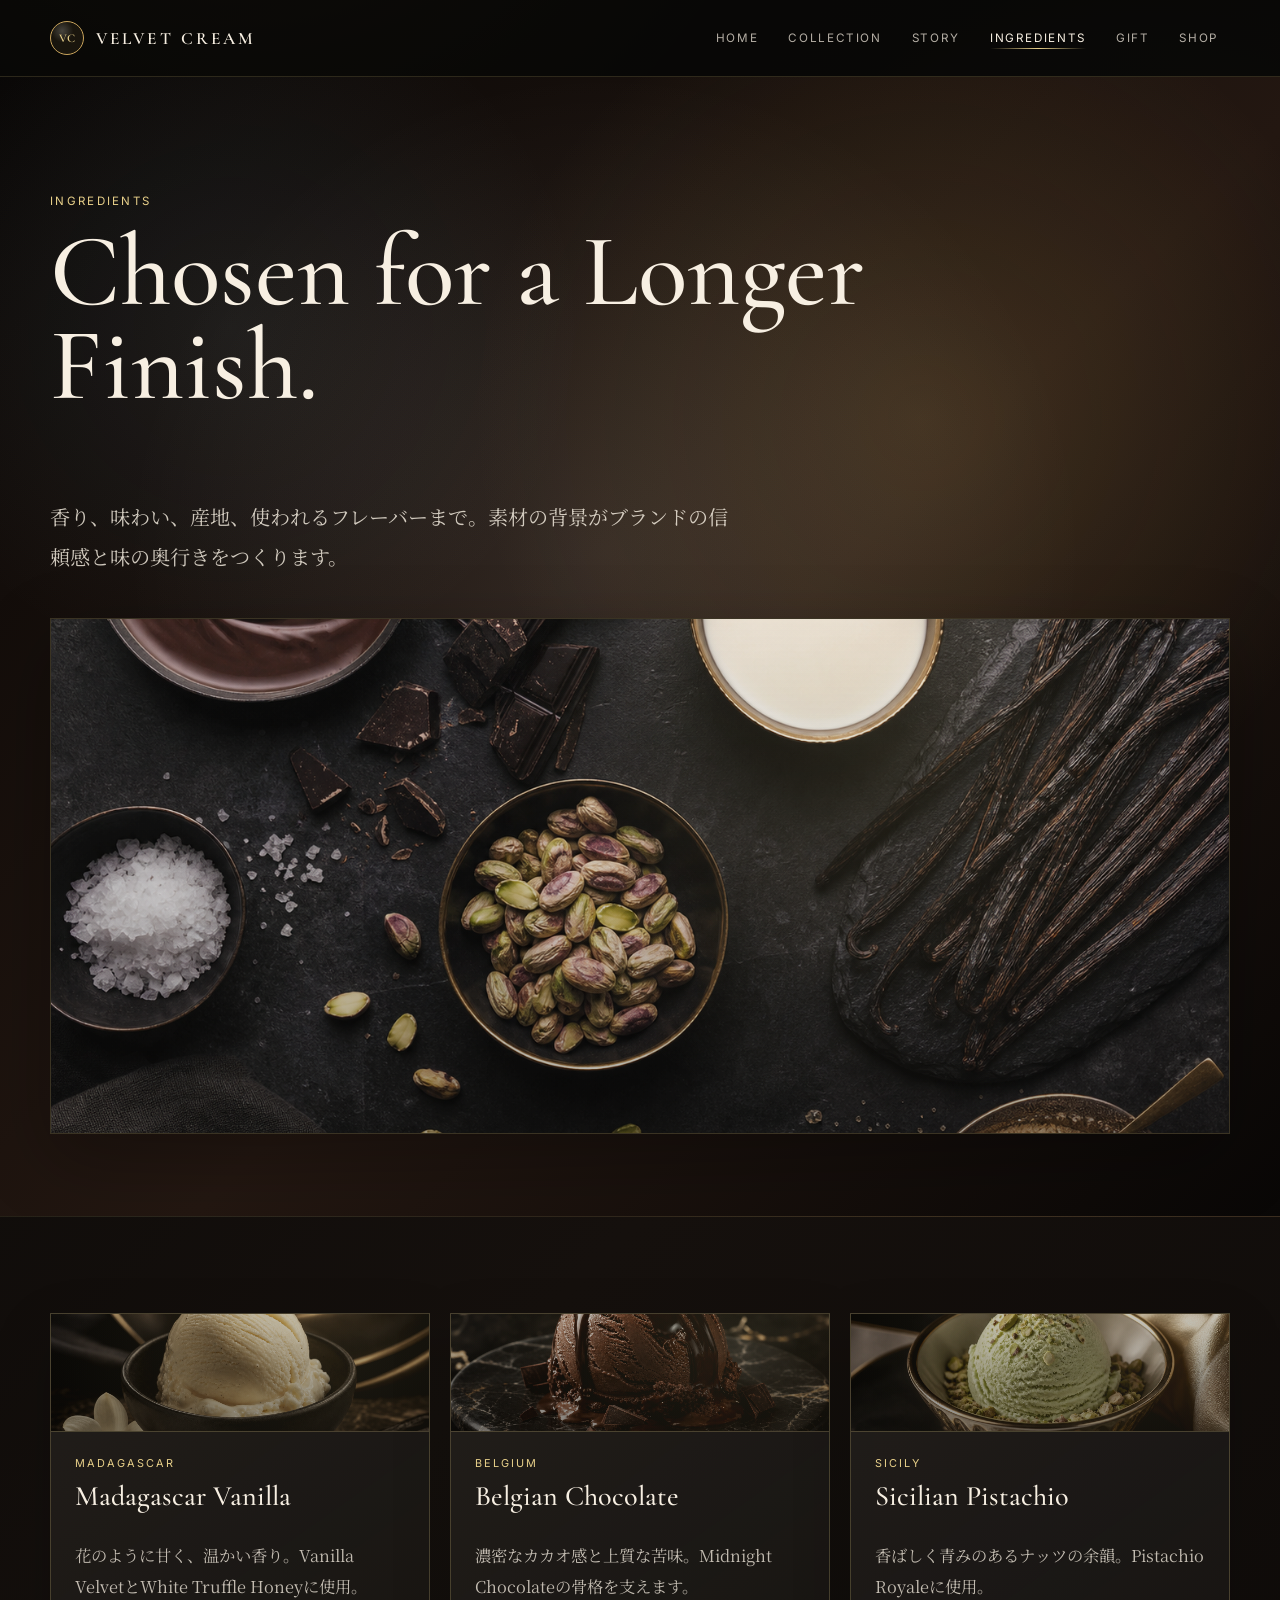
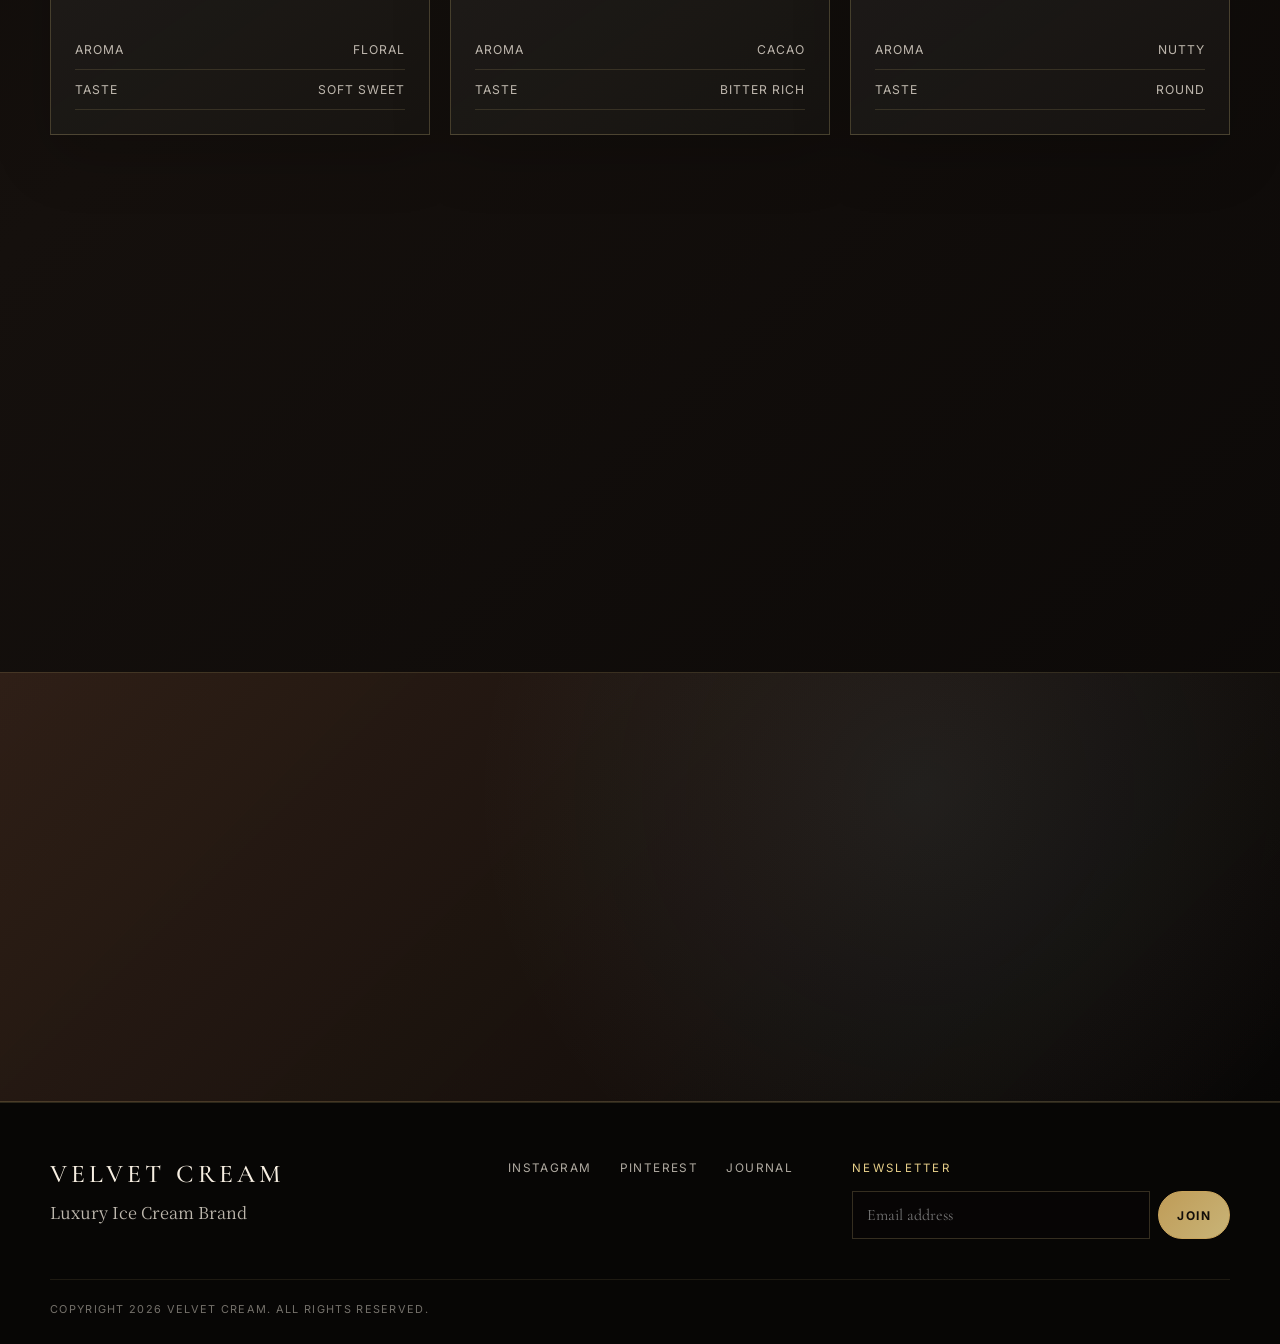
<file: ingredients.html>
<!DOCTYPE html>
<html lang="ja">
<head>
  <meta charset="UTF-8">
  <meta name="viewport" content="width=device-width, initial-scale=1.0">
  <title>Ingredients | VELVET CREAM</title>
  <link rel="preconnect" href="https://fonts.googleapis.com">
  <link rel="preconnect" href="https://fonts.gstatic.com" crossorigin>
  <link href="https://fonts.googleapis.com/css2?family=Cormorant+Garamond:wght@400;500;600&family=Inter:wght@400;500;700&family=Noto+Serif+JP:wght@400;600&display=swap" rel="stylesheet">
  <link rel="stylesheet" href="styles.css">
</head>
<body><div class="site-shell">
  <header class="topbar"><div class="nav-wrap"><a class="brand-mark" href="index.html"><span class="brand-seal">VC</span>VELVET CREAM</a><button class="menu-toggle" type="button" aria-label="Open menu" aria-expanded="false"><span></span><span></span><span></span></button><nav class="main-nav"><a href="index.html">Home</a><a href="collection.html">Collection</a><a href="story.html">Story</a><a class="active" href="ingredients.html">Ingredients</a><a href="gift.html">Gift</a><a href="shop.html">Shop</a></nav></div></header>
  <main>
    <section class="page-hero"><div class="section reveal"><p class="eyebrow">Ingredients</p><h1>Chosen for a Longer Finish.</h1><p class="jp lead">香り、味わい、産地、使われるフレーバーまで。素材の背景がブランドの信頼感と味の奥行きをつくります。</p><div class="visual-frame page-visual"><img src="assets/visuals/ingredients-flatlay.png" alt="Premium vanilla, chocolate, pistachios, cream, sea salt, and sugar on dark stone"></div></div></section>
    <section class="section"><div class="card-grid">
      <article class="ingredient-card reveal"><div class="swatch"><img src="assets/visuals/flavor-vanilla.png" alt="Madagascar vanilla ice cream with vanilla beans"></div><p class="meta">Madagascar</p><h3>Madagascar Vanilla</h3><p class="jp">花のように甘く、温かい香り。Vanilla VelvetとWhite Truffle Honeyに使用。</p><div class="spec-list"><div class="spec-row"><span>Aroma</span><span>Floral</span></div><div class="spec-row"><span>Taste</span><span>Soft Sweet</span></div></div></article>
      <article class="ingredient-card reveal"><div class="swatch"><img src="assets/visuals/flavor-chocolate.png" alt="Dark chocolate ice cream and glossy chocolate sauce"></div><p class="meta">Belgium</p><h3>Belgian Chocolate</h3><p class="jp">濃密なカカオ感と上質な苦味。Midnight Chocolateの骨格を支えます。</p><div class="spec-list"><div class="spec-row"><span>Aroma</span><span>Cacao</span></div><div class="spec-row"><span>Taste</span><span>Bitter Rich</span></div></div></article>
      <article class="ingredient-card reveal"><div class="swatch"><img src="assets/visuals/flavor-pistachio.png" alt="Muted pistachio ice cream with crushed pistachios"></div><p class="meta">Sicily</p><h3>Sicilian Pistachio</h3><p class="jp">香ばしく青みのあるナッツの余韻。Pistachio Royaleに使用。</p><div class="spec-list"><div class="spec-row"><span>Aroma</span><span>Nutty</span></div><div class="spec-row"><span>Taste</span><span>Round</span></div></div></article>
      <article class="ingredient-card reveal"><div class="swatch"><img src="assets/visuals/home-hero.png" alt="Creamy vanilla ice cream cup on dark marble"></div><p class="meta">Hokkaido</p><h3>Hokkaido Milk</h3><p class="jp">清らかなミルク感と自然なコク。すべてのクリームベースに使われます。</p><div class="spec-list"><div class="spec-row"><span>Aroma</span><span>Clean</span></div><div class="spec-row"><span>Taste</span><span>Creamy</span></div></div></article>
      <article class="ingredient-card reveal"><div class="swatch"><img src="assets/visuals/flavor-caramel.png" alt="Salted caramel ice cream on dark stone"></div><p class="meta">France</p><h3>French Sea Salt</h3><p class="jp">甘みの輪郭を整える繊細な塩味。Salted Caramel Goldで印象的に使用。</p><div class="spec-list"><div class="spec-row"><span>Aroma</span><span>Mineral</span></div><div class="spec-row"><span>Taste</span><span>Clear Salt</span></div></div></article>
      <article class="ingredient-card reveal"><div class="swatch"><img src="assets/visuals/ingredients-flatlay.png" alt="Organic sugar with premium ingredients on dark stone"></div><p class="meta">Organic</p><h3>Organic Cane Sugar</h3><p class="jp">尖りのない甘みで素材の香りを引き立てます。各フレーバーに配合。</p><div class="spec-list"><div class="spec-row"><span>Aroma</span><span>Warm</span></div><div class="spec-row"><span>Taste</span><span>Gentle</span></div></div></article>
    </div></section>
    <section class="quote-band"><div class="section reveal"><p class="eyebrow">Quality Promise</p><h2>Every Note Must Feel Intentional.</h2><p class="jp lead" style="margin-inline:auto;">産地、香り、味わいをひとつの設計として扱うことで、冷たいデザートに奥行きと信頼感を与えています。</p></div></section>
  </main>
  <footer class="footer"><div class="footer-inner"><div><h2>VELVET CREAM</h2><p class="jp">Luxury Ice Cream Brand</p></div><div class="socials"><a href="#">Instagram</a><a href="#">Pinterest</a><a href="#">Journal</a></div><div><p class="eyebrow">Newsletter</p><form class="newsletter"><input type="email" placeholder="Email address"><button class="btn" type="button">Join</button></form></div></div><div class="copyright">Copyright 2026 VELVET CREAM. All Rights Reserved.</div></footer>
</div><script src="script.js"></script></body></html>
</file>
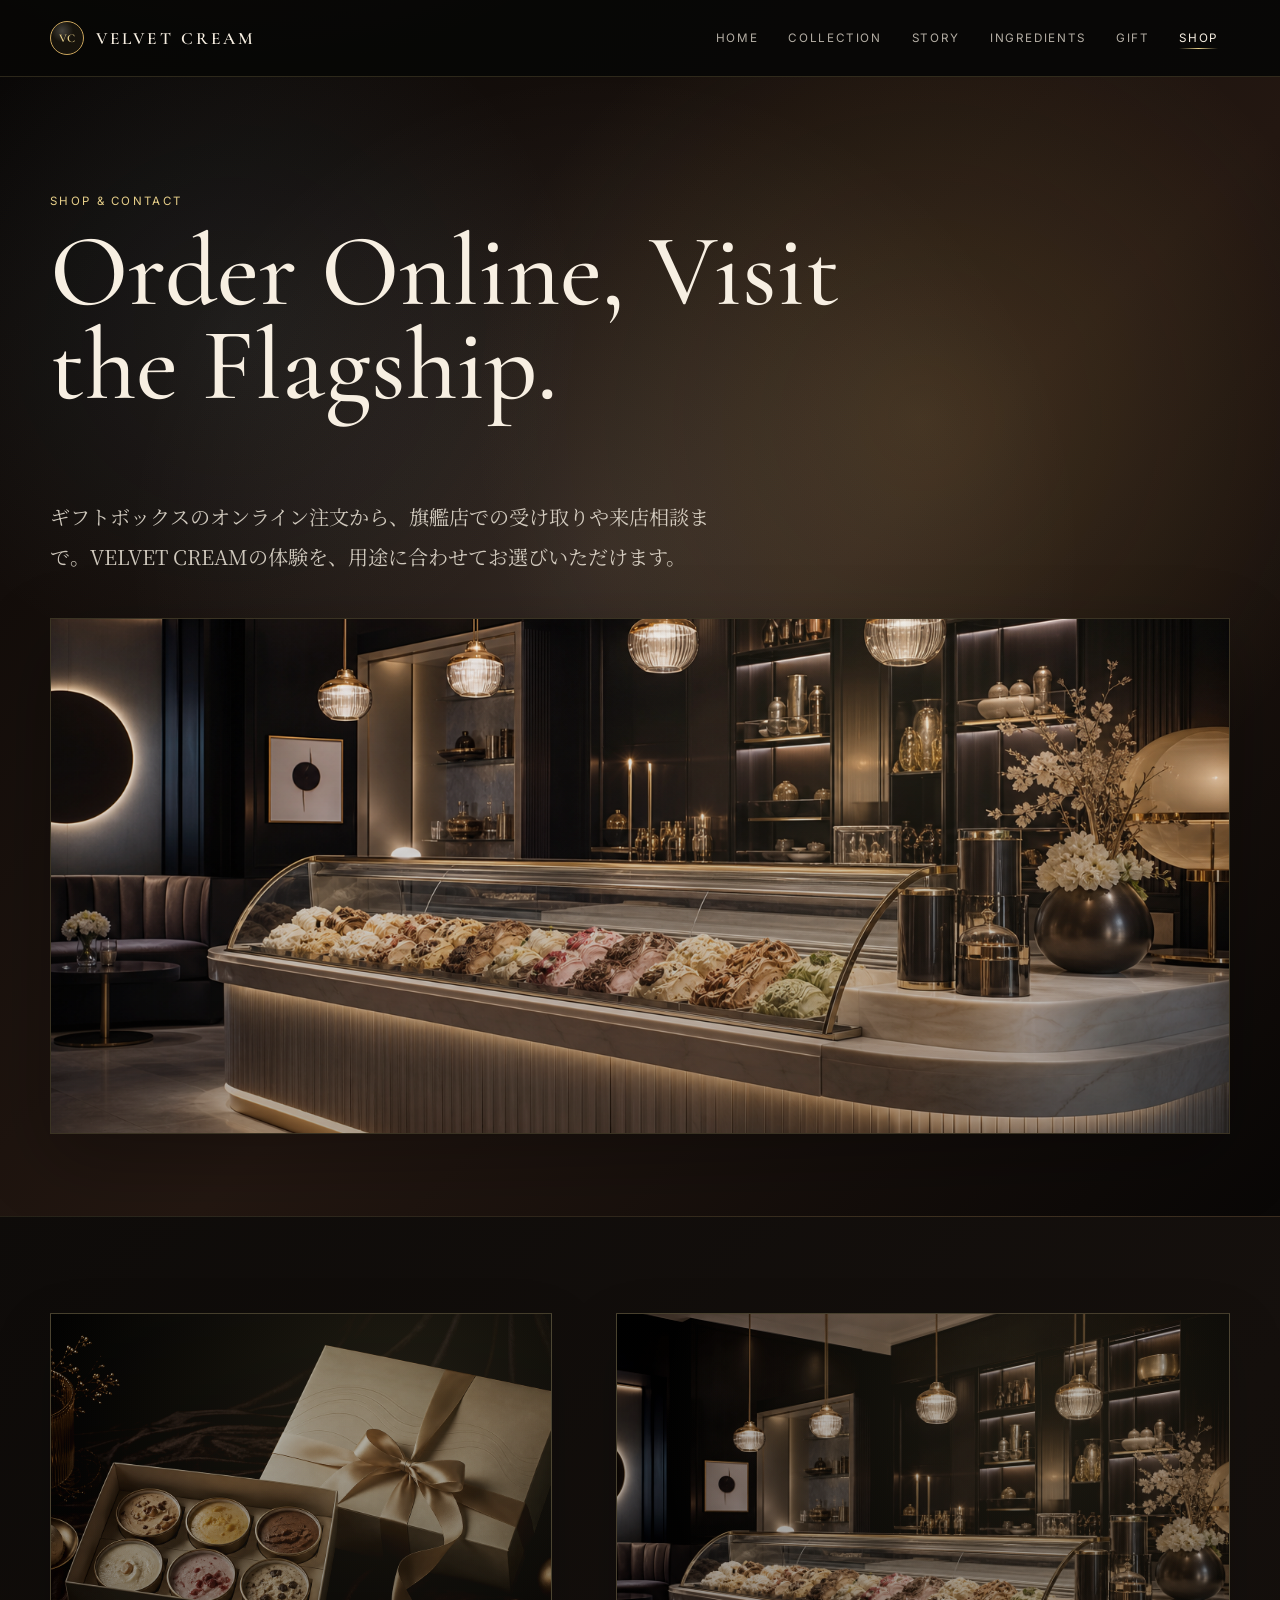
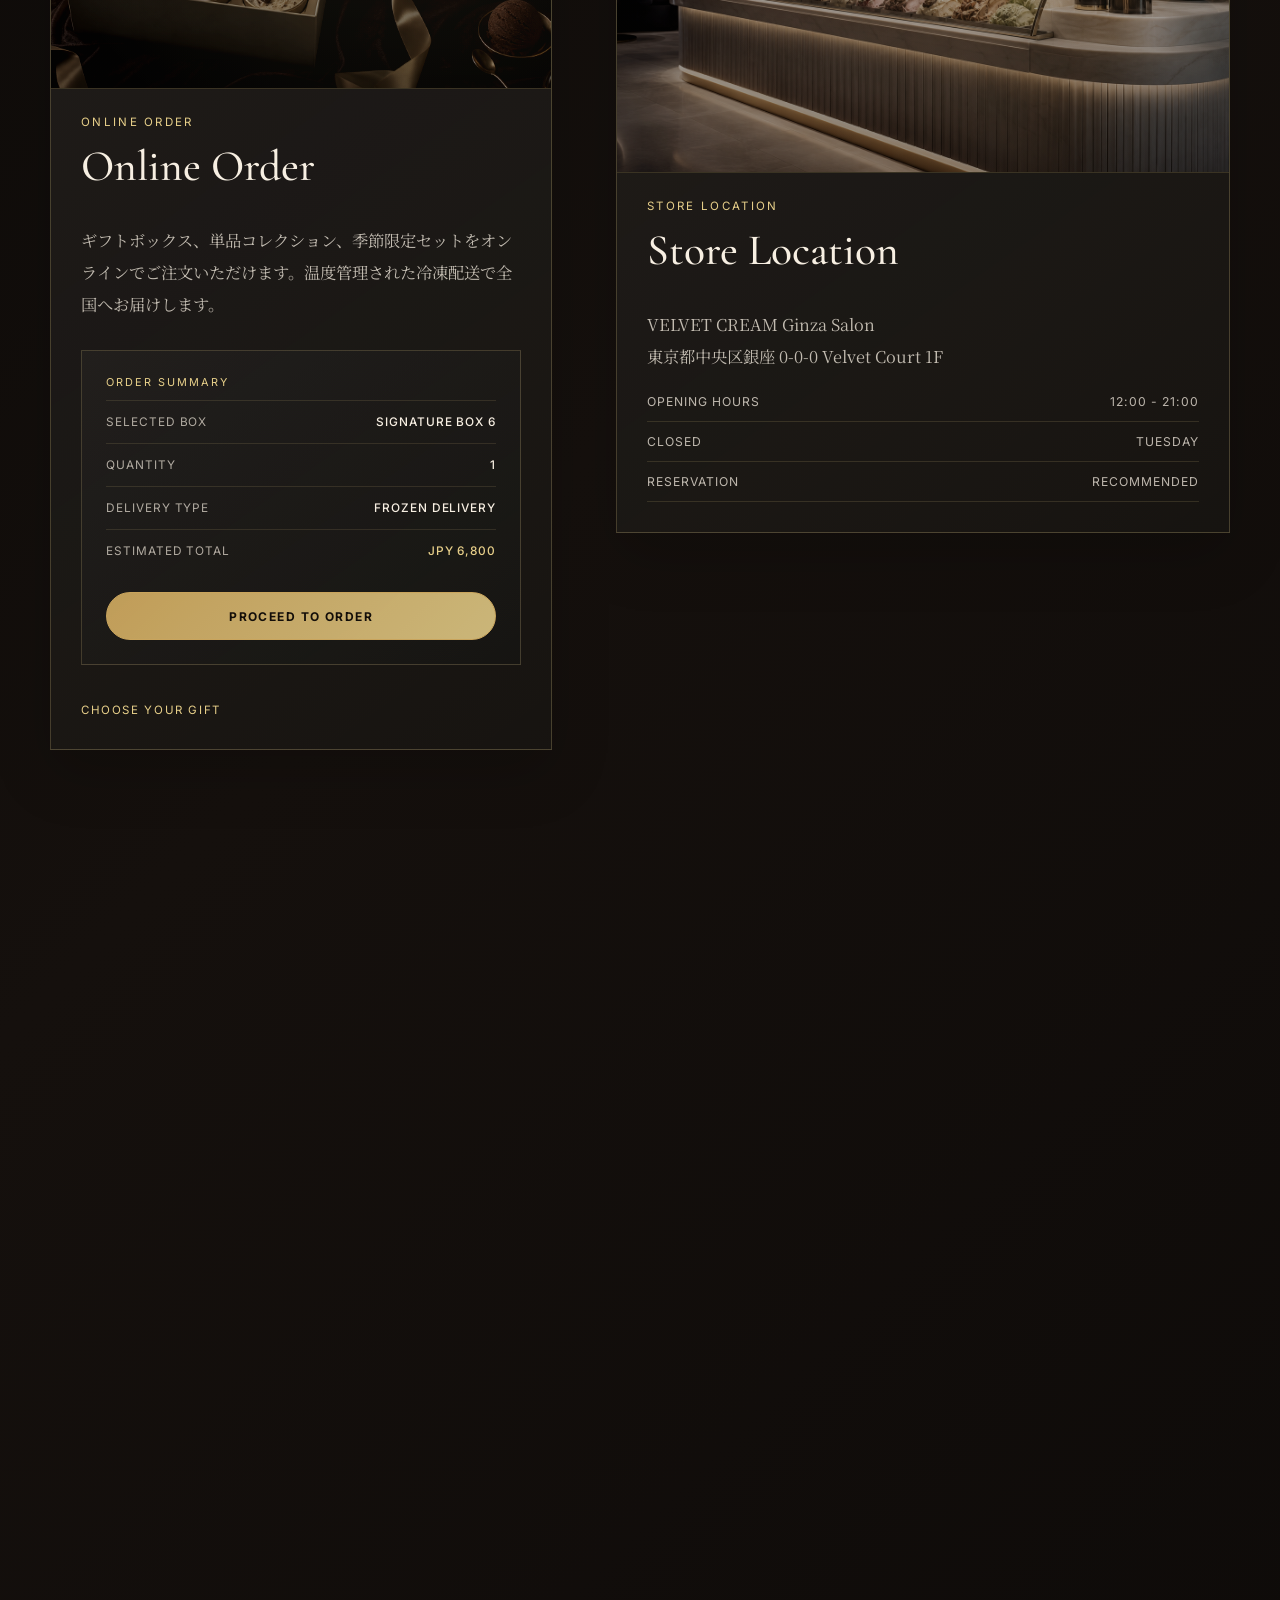
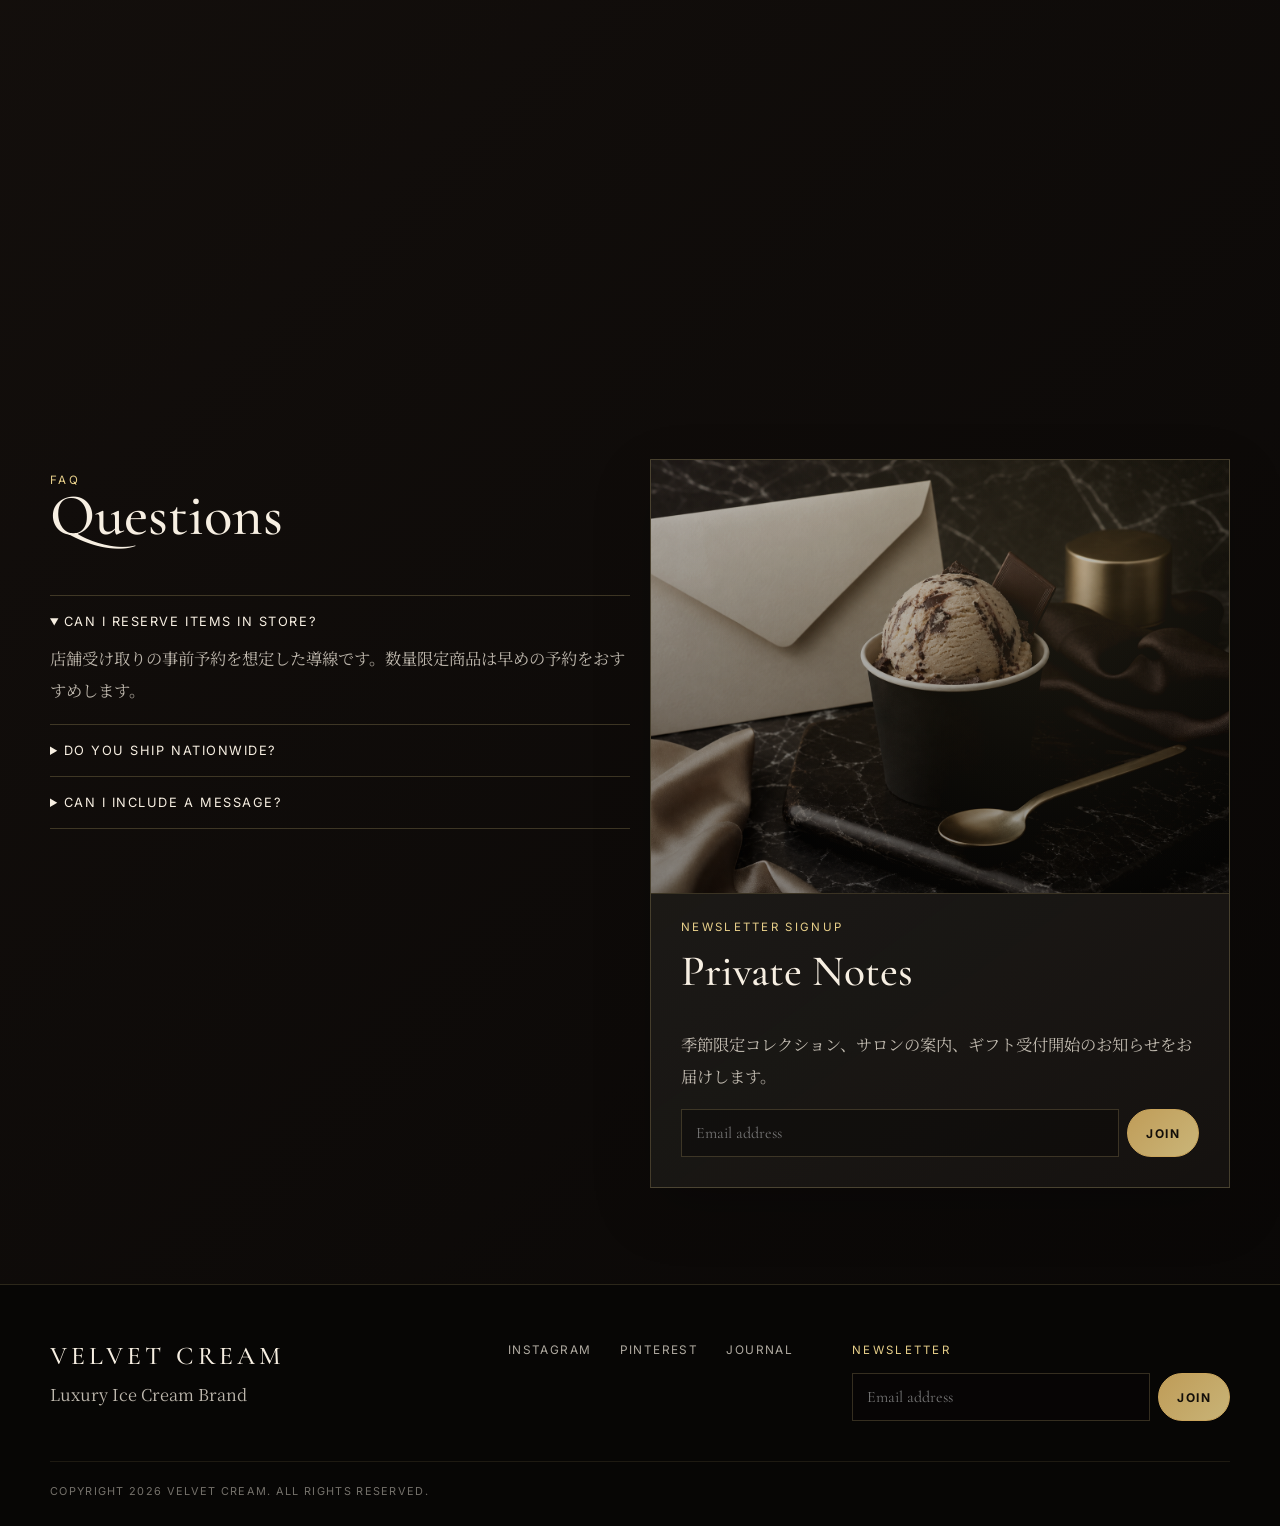
<file: shop.html>
<!DOCTYPE html>
<html lang="ja">
<head>
  <meta charset="UTF-8">
  <meta name="viewport" content="width=device-width, initial-scale=1.0">
  <title>Shop | VELVET CREAM</title>
  <link rel="preconnect" href="https://fonts.googleapis.com">
  <link rel="preconnect" href="https://fonts.gstatic.com" crossorigin>
  <link href="https://fonts.googleapis.com/css2?family=Cormorant+Garamond:wght@400;500;600&family=Inter:wght@400;500;700&family=Noto+Serif+JP:wght@400;600&display=swap" rel="stylesheet">
  <link rel="stylesheet" href="styles.css">
</head>
<body><div class="site-shell">
  <header class="topbar"><div class="nav-wrap"><a class="brand-mark" href="index.html"><span class="brand-seal">VC</span>VELVET CREAM</a><button class="menu-toggle" type="button" aria-label="Open menu" aria-expanded="false"><span></span><span></span><span></span></button><nav class="main-nav"><a href="index.html">Home</a><a href="collection.html">Collection</a><a href="story.html">Story</a><a href="ingredients.html">Ingredients</a><a href="gift.html">Gift</a><a class="active" href="shop.html">Shop</a></nav></div></header>
  <main>
    <section class="page-hero"><div class="section reveal"><p class="eyebrow">Shop & Contact</p><h1>Order Online, Visit the Flagship.</h1><p class="jp lead">ギフトボックスのオンライン注文から、旗艦店での受け取りや来店相談まで。VELVET CREAMの体験を、用途に合わせてお選びいただけます。</p><div class="visual-frame page-visual"><img src="assets/visuals/shop-store.png" alt="Luxury boutique ice cream store interior with dark walls and gold accents"></div></div></section>
    <section class="section two-col">
      <div class="info-panel reveal"><div class="panel-visual"><img src="assets/visuals/gift-main.png" alt="Luxury frozen dessert gift box with champagne gold ribbon"></div><p class="eyebrow">Online Order</p><h2>Online Order</h2><p class="jp">ギフトボックス、単品コレクション、季節限定セットをオンラインでご注文いただけます。温度管理された冷凍配送で全国へお届けします。</p><div class="order-summary"><p class="meta">Order Summary</p><div class="summary-row"><span>Selected Box</span><strong>Signature Box 6</strong></div><div class="summary-row"><span>Quantity</span><strong>1</strong></div><div class="summary-row"><span>Delivery Type</span><strong>Frozen Delivery</strong></div><div class="summary-row total"><span>Estimated Total</span><strong>JPY 6,800</strong></div><button class="btn" type="button">Proceed to Order</button></div><a class="soft-link" href="gift.html">Choose Your Gift</a></div>
      <div class="info-panel reveal"><div class="panel-visual"><img src="assets/visuals/shop-store.png" alt="Luxury boutique ice cream store interior"></div><p class="eyebrow">Store Location</p><h2>Store Location</h2><p class="jp">VELVET CREAM Ginza Salon<br>東京都中央区銀座 0-0-0 Velvet Court 1F</p><div class="spec-list"><div class="spec-row"><span>Opening Hours</span><span>12:00 - 21:00</span></div><div class="spec-row"><span>Closed</span><span>Tuesday</span></div><div class="spec-row"><span>Reservation</span><span>Recommended</span></div></div></div>
    </section>
    <section id="contact" class="section two-col">
      <div class="reveal"><p class="eyebrow">Contact Form</p><h2>Make an Inquiry.</h2><p class="jp">法人ギフト、取材、店舗予約、商品に関するお問い合わせはこちらから。必要事項を入力する見た目のフォームです。</p></div>
      <form class="form-panel reveal">
        <div class="panel-visual"><img src="assets/visuals/shop-newsletter.png" alt="Minimal luxury dessert still life with ice cream cup and cream envelope card"></div>
        <div class="field-grid">
          <div class="field"><label for="name">Name</label><input id="name" type="text" placeholder="Your name"></div>
          <div class="field"><label for="email">Email</label><input id="email" type="email" placeholder="mail@example.com"></div>
          <div class="field"><label for="type">Inquiry Type</label><select id="type"><option>Online Order</option><option>Corporate Gift</option><option>Store Visit</option><option>Press</option></select></div>
          <div class="field"><label for="phone">Phone</label><input id="phone" type="tel" placeholder="Optional"></div>
          <div class="field full"><label for="message">Message</label><textarea id="message" placeholder="Please write your message."></textarea></div>
        </div>
        <button class="btn" type="button">Send Inquiry</button>
      </form>
    </section>
    <section class="section info-grid">
      <div class="faq-list reveal"><p class="eyebrow">FAQ</p><h2>Questions</h2><details open><summary>Can I reserve items in store?</summary><p class="jp">店舗受け取りの事前予約を想定した導線です。数量限定商品は早めの予約をおすすめします。</p></details><details><summary>Do you ship nationwide?</summary><p class="jp">冷凍配送に対応したエリアへの全国発送を想定しています。</p></details><details><summary>Can I include a message?</summary><p class="jp">ギフトにはメッセージカードを追加できます。</p></details></div>
      <div class="form-panel reveal"><div class="panel-visual"><img src="assets/visuals/shop-newsletter.png" alt="Luxury dessert still life on dark marble with a gold spoon"></div><p class="eyebrow">Newsletter Signup</p><h2>Private Notes</h2><p class="jp">季節限定コレクション、サロンの案内、ギフト受付開始のお知らせをお届けします。</p><form class="newsletter"><input type="email" placeholder="Email address"><button class="btn" type="button">Join</button></form></div>
    </section>
  </main>
  <footer class="footer"><div class="footer-inner"><div><h2>VELVET CREAM</h2><p class="jp">Luxury Ice Cream Brand</p></div><div class="socials"><a href="#">Instagram</a><a href="#">Pinterest</a><a href="#">Journal</a></div><div><p class="eyebrow">Newsletter</p><form class="newsletter"><input type="email" placeholder="Email address"><button class="btn" type="button">Join</button></form></div></div><div class="copyright">Copyright 2026 VELVET CREAM. All Rights Reserved.</div></footer>
</div><script src="script.js"></script></body></html>
</file>
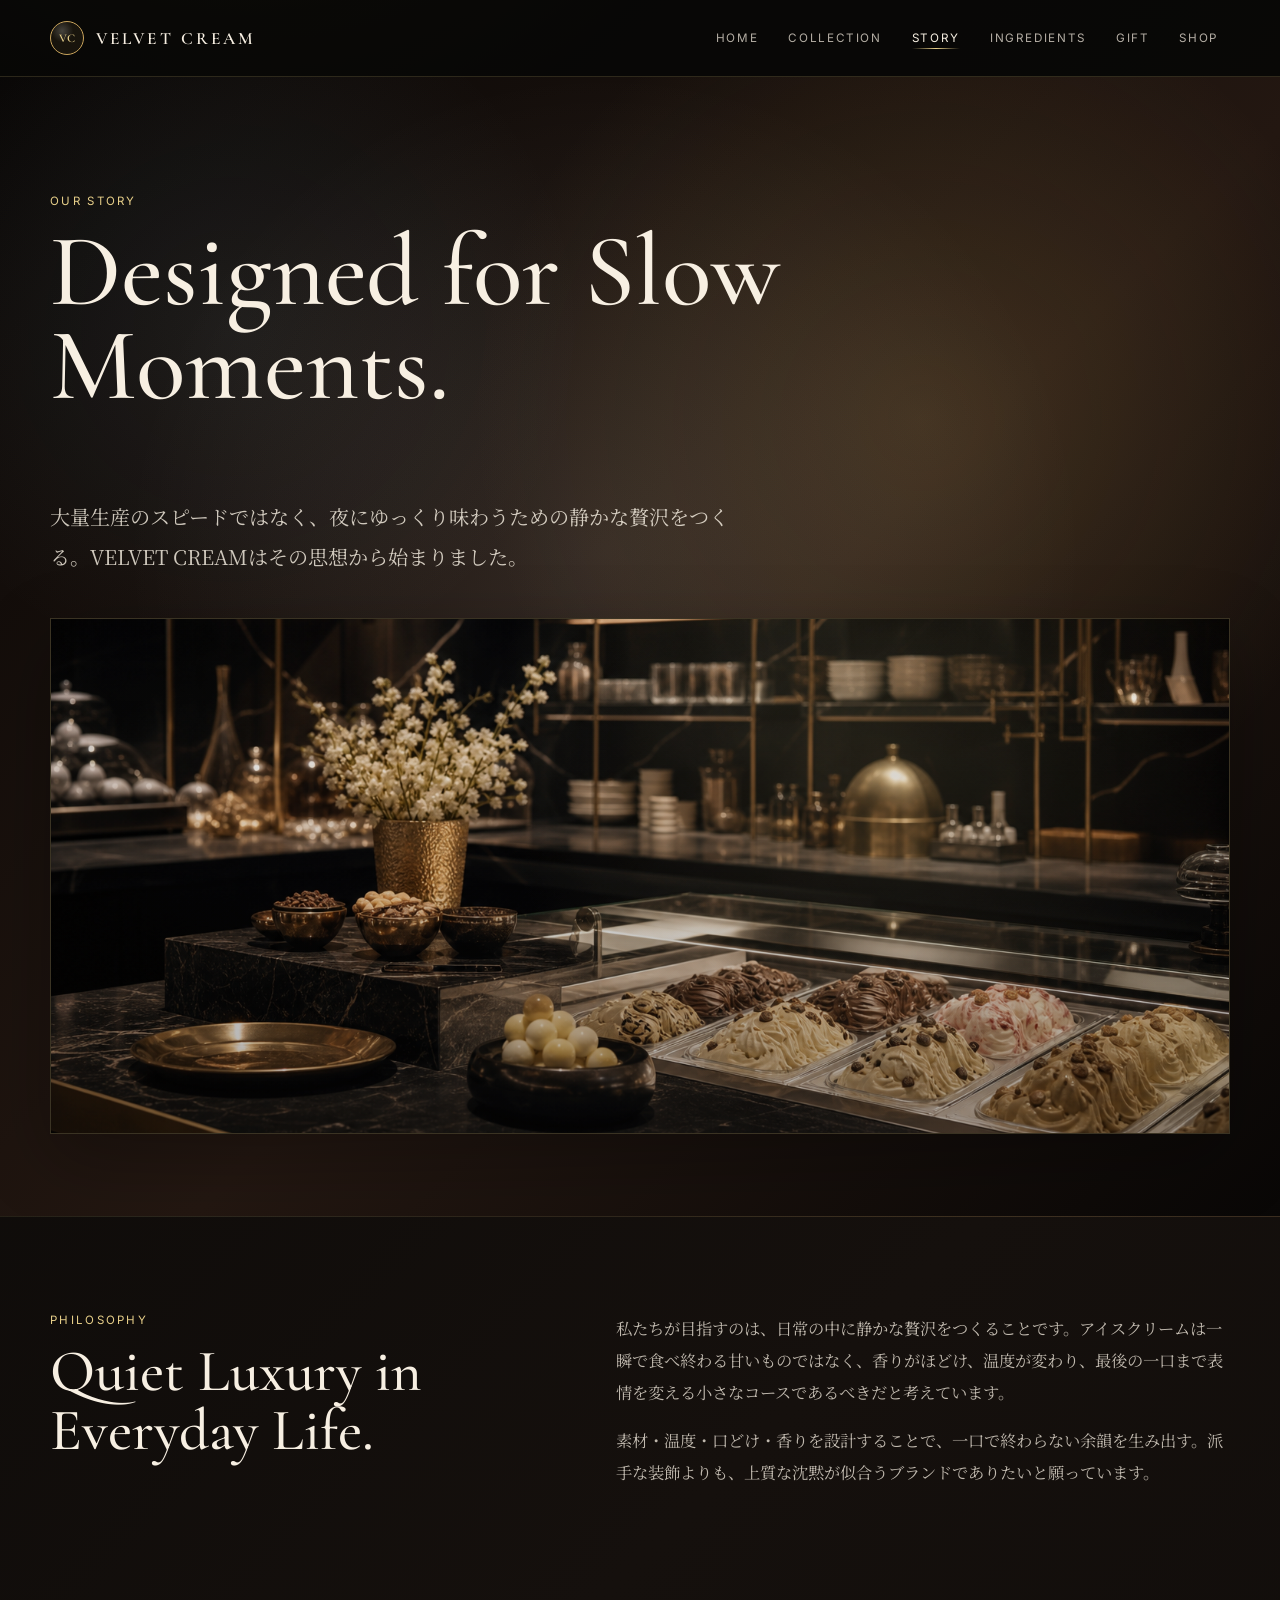
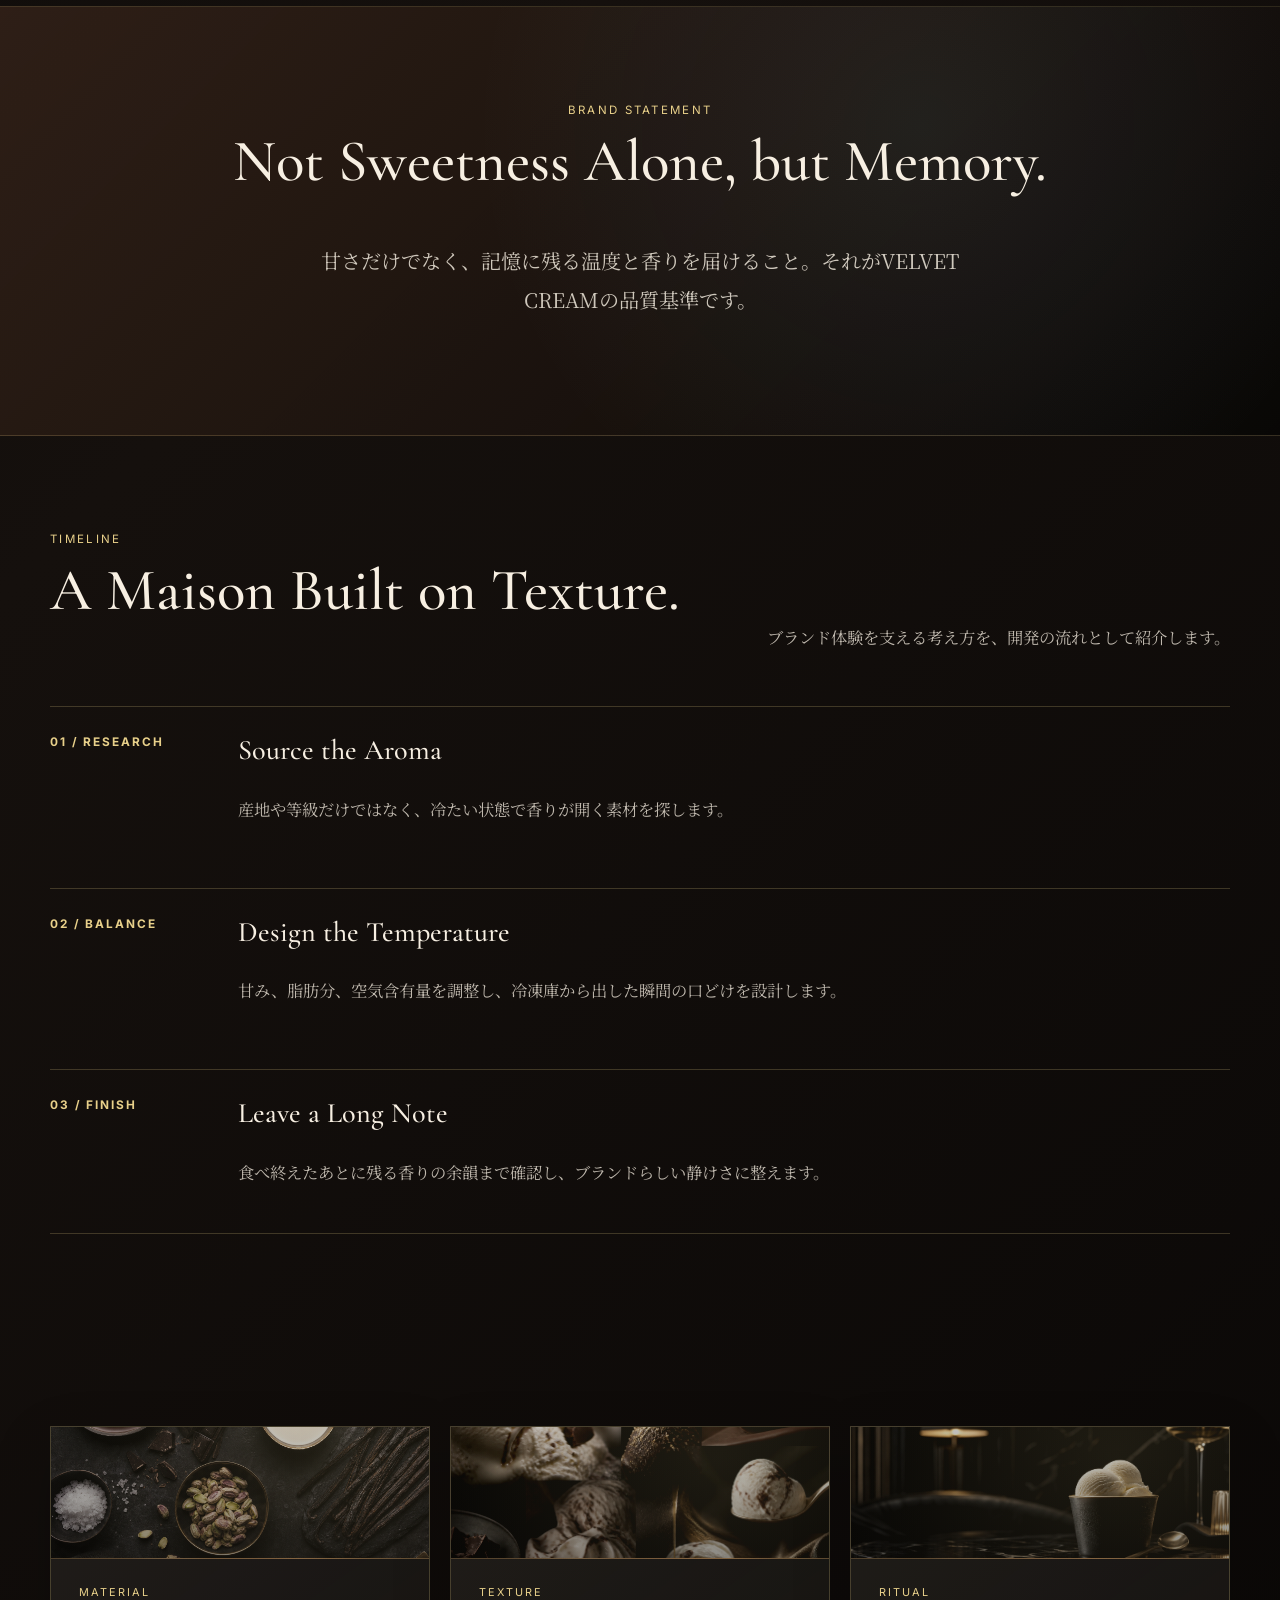
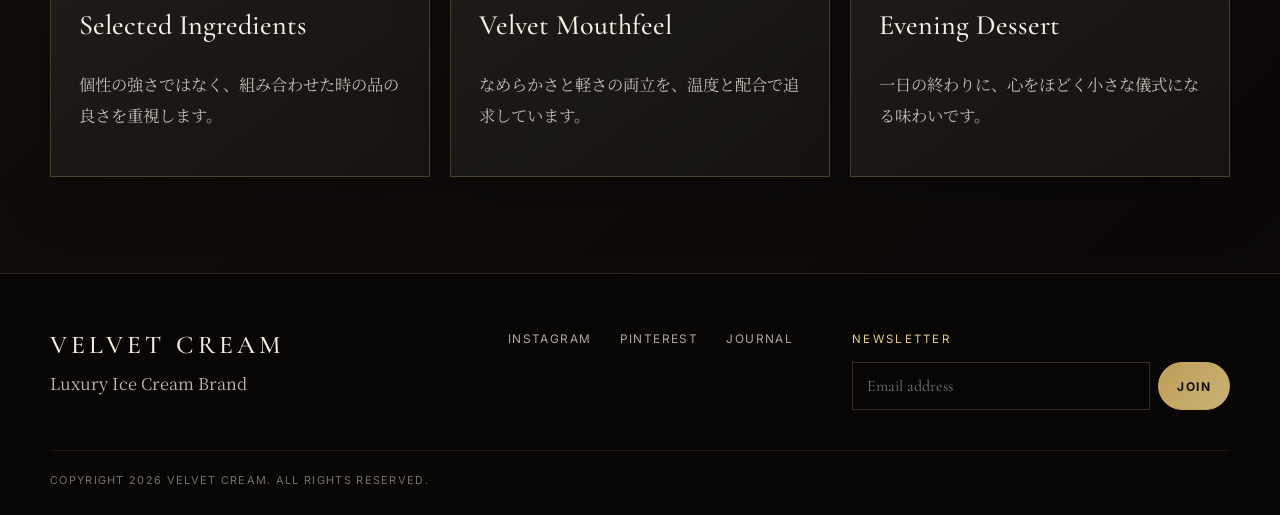
<file: story.html>
<!DOCTYPE html>
<html lang="ja">
<head>
  <meta charset="UTF-8">
  <meta name="viewport" content="width=device-width, initial-scale=1.0">
  <title>Story | VELVET CREAM</title>
  <link rel="preconnect" href="https://fonts.googleapis.com">
  <link rel="preconnect" href="https://fonts.gstatic.com" crossorigin>
  <link href="https://fonts.googleapis.com/css2?family=Cormorant+Garamond:wght@400;500;600&family=Inter:wght@400;500;700&family=Noto+Serif+JP:wght@400;600&display=swap" rel="stylesheet">
  <link rel="stylesheet" href="styles.css">
</head>
<body><div class="site-shell">
  <header class="topbar"><div class="nav-wrap"><a class="brand-mark" href="index.html"><span class="brand-seal">VC</span>VELVET CREAM</a><button class="menu-toggle" type="button" aria-label="Open menu" aria-expanded="false"><span></span><span></span><span></span></button><nav class="main-nav"><a href="index.html">Home</a><a href="collection.html">Collection</a><a class="active" href="story.html">Story</a><a href="ingredients.html">Ingredients</a><a href="gift.html">Gift</a><a href="shop.html">Shop</a></nav></div></header>
  <main>
    <section class="page-hero"><div class="section reveal"><p class="eyebrow">Our Story</p><h1>Designed for Slow Moments.</h1><p class="jp lead">大量生産のスピードではなく、夜にゆっくり味わうための静かな贅沢をつくる。VELVET CREAMはその思想から始まりました。</p><div class="visual-frame page-visual"><img src="assets/visuals/story-atelier.png" alt="Luxury ice cream atelier interior with marble and brass materials"></div></div></section>
    <section class="section split">
      <div class="reveal"><p class="eyebrow">Philosophy</p><h2>Quiet Luxury in Everyday Life.</h2></div>
      <div class="reveal"><p class="jp">私たちが目指すのは、日常の中に静かな贅沢をつくることです。アイスクリームは一瞬で食べ終わる甘いものではなく、香りがほどけ、温度が変わり、最後の一口まで表情を変える小さなコースであるべきだと考えています。</p><p class="jp">素材・温度・口どけ・香りを設計することで、一口で終わらない余韻を生み出す。派手な装飾よりも、上質な沈黙が似合うブランドでありたいと願っています。</p></div>
    </section>
    <section class="quote-band"><div class="section reveal"><p class="eyebrow">Brand Statement</p><h2>Not Sweetness Alone, but Memory.</h2><p class="jp lead" style="margin-inline:auto;">甘さだけでなく、記憶に残る温度と香りを届けること。それがVELVET CREAMの品質基準です。</p></div></section>
    <section class="section">
      <div class="section-head reveal"><div><p class="eyebrow">Timeline</p><h2>A Maison Built on Texture.</h2></div><p class="jp">ブランド体験を支える考え方を、開発の流れとして紹介します。</p></div>
      <div class="timeline">
        <div class="timeline-item reveal"><strong>01 / Research</strong><div><h3>Source the Aroma</h3><p class="jp">産地や等級だけではなく、冷たい状態で香りが開く素材を探します。</p></div></div>
        <div class="timeline-item reveal"><strong>02 / Balance</strong><div><h3>Design the Temperature</h3><p class="jp">甘み、脂肪分、空気含有量を調整し、冷凍庫から出した瞬間の口どけを設計します。</p></div></div>
        <div class="timeline-item reveal"><strong>03 / Finish</strong><div><h3>Leave a Long Note</h3><p class="jp">食べ終えたあとに残る香りの余韻まで確認し、ブランドらしい静けさに整えます。</p></div></div>
      </div>
    </section>
    <section class="section"><div class="card-grid"><article class="lux-card reveal"><div class="texture-top"><img src="assets/visuals/ingredients-flatlay.png" alt="Premium ingredients on a dark stone background"></div><p class="meta">Material</p><h3>Selected Ingredients</h3><p class="jp">個性の強さではなく、組み合わせた時の品の良さを重視します。</p></article><article class="lux-card reveal"><div class="texture-top"><img src="assets/visuals/brand-mood.png" alt="Creamy swirls with dark chocolate texture and champagne gold dust"></div><p class="meta">Texture</p><h3>Velvet Mouthfeel</h3><p class="jp">なめらかさと軽さの両立を、温度と配合で追求しています。</p></article><article class="lux-card reveal"><div class="texture-top"><img src="assets/visuals/home-hero.png" alt="Luxury ice cream cup on dark marble"></div><p class="meta">Ritual</p><h3>Evening Dessert</h3><p class="jp">一日の終わりに、心をほどく小さな儀式になる味わいです。</p></article></div></section>
  </main>
  <footer class="footer"><div class="footer-inner"><div><h2>VELVET CREAM</h2><p class="jp">Luxury Ice Cream Brand</p></div><div class="socials"><a href="#">Instagram</a><a href="#">Pinterest</a><a href="#">Journal</a></div><div><p class="eyebrow">Newsletter</p><form class="newsletter"><input type="email" placeholder="Email address"><button class="btn" type="button">Join</button></form></div></div><div class="copyright">Copyright 2026 VELVET CREAM. All Rights Reserved.</div></footer>
</div><script src="script.js"></script></body></html>
</file>
<file: styles.css>
:root {
  --black: #080706;
  --black-soft: #12100e;
  --brown: #261812;
  --brown-soft: #3a261b;
  --cream: #f7efe2;
  --beige: #d9c7a8;
  --gold: #c9a45c;
  --gold-bright: #e8d08a;
  --ice: #a9d8e8;
  --muted: #b8aa94;
  --line: rgba(232, 208, 138, 0.22);
  --shadow: 0 26px 80px rgba(0, 0, 0, 0.36);
}

* {
  box-sizing: border-box;
}

html {
  scroll-behavior: smooth;
}

body {
  margin: 0;
  background:
    radial-gradient(circle at 20% -10%, rgba(201, 164, 92, 0.16), transparent 34rem),
    radial-gradient(circle at 90% 14%, rgba(169, 216, 232, 0.08), transparent 28rem),
    linear-gradient(135deg, var(--black), #15100d 44%, #090706);
  color: var(--cream);
  font-family: "Cormorant Garamond", Georgia, serif;
  letter-spacing: 0;
  overflow-x: hidden;
}

body.menu-open {
  overflow: hidden;
}

body.modal-open {
  overflow: hidden;
}

a {
  color: inherit;
  text-decoration: none;
}

button,
input,
select,
textarea {
  font: inherit;
}

.site-shell {
  min-height: 100vh;
  opacity: 0;
  animation: pageFade 900ms ease forwards;
}

@keyframes pageFade {
  to { opacity: 1; }
}

.topbar {
  position: fixed;
  inset: 0 0 auto;
  z-index: 50;
  border-bottom: 1px solid rgba(232, 208, 138, 0.16);
  background: rgba(8, 7, 6, 0.74);
  backdrop-filter: blur(18px);
}

.nav-wrap {
  width: min(1180px, calc(100% - 40px));
  min-height: 76px;
  margin: 0 auto;
  display: flex;
  align-items: center;
  justify-content: space-between;
  gap: 28px;
}

.brand-mark {
  display: inline-flex;
  align-items: center;
  gap: 12px;
  letter-spacing: 0.18em;
  font-size: 1.08rem;
  font-weight: 600;
  text-transform: uppercase;
}

.brand-seal {
  width: 34px;
  height: 34px;
  border: 1px solid var(--gold);
  border-radius: 50%;
  display: grid;
  place-items: center;
  color: var(--gold-bright);
  font-size: 0.74rem;
  letter-spacing: 0;
  background: radial-gradient(circle at 35% 28%, rgba(255,255,255,0.2), transparent 36%), rgba(201,164,92,0.08);
}

.main-nav {
  display: flex;
  align-items: center;
  gap: 6px;
}

.main-nav a {
  position: relative;
  padding: 10px 12px;
  color: rgba(247, 239, 226, 0.72);
  font-family: Inter, Arial, sans-serif;
  font-size: 0.73rem;
  letter-spacing: 0.14em;
  text-transform: uppercase;
  transition: color 220ms ease;
}

.main-nav a::after {
  content: "";
  position: absolute;
  left: 12px;
  right: 12px;
  bottom: 6px;
  height: 1px;
  background: linear-gradient(90deg, transparent, var(--gold-bright), transparent);
  transform: scaleX(0);
  transition: transform 260ms ease;
}

.main-nav a:hover,
.main-nav a.active {
  color: var(--cream);
}

.main-nav a:hover::after,
.main-nav a.active::after {
  transform: scaleX(1);
}

.menu-toggle {
  display: none;
  width: 42px;
  height: 42px;
  border: 1px solid var(--line);
  background: rgba(247, 239, 226, 0.04);
  color: var(--cream);
  border-radius: 50%;
  cursor: pointer;
}

.menu-toggle span {
  display: block;
  width: 18px;
  height: 1px;
  margin: 5px auto;
  background: var(--cream);
  transition: transform 220ms ease, opacity 220ms ease;
}

.menu-open .menu-toggle span:nth-child(1) {
  transform: translateY(6px) rotate(45deg);
}

.menu-open .menu-toggle span:nth-child(2) {
  opacity: 0;
}

.menu-open .menu-toggle span:nth-child(3) {
  transform: translateY(-6px) rotate(-45deg);
}

main {
  padding-top: 76px;
}

.section {
  width: min(1180px, calc(100% - 40px));
  margin: 0 auto;
  padding: 96px 0;
}

.section.compact {
  padding: 64px 0;
}

.eyebrow {
  margin: 0 0 16px;
  color: var(--gold-bright);
  font-family: Inter, Arial, sans-serif;
  font-size: 0.72rem;
  letter-spacing: 0.2em;
  text-transform: uppercase;
}

h1,
h2,
h3,
p {
  margin-top: 0;
}

h1,
h2,
h3 {
  font-weight: 500;
}

h1 {
  max-width: 820px;
  font-size: clamp(3.1rem, 8vw, 7.3rem);
  line-height: 0.92;
  letter-spacing: 0;
}

h2 {
  font-size: clamp(2.3rem, 4.6vw, 4.8rem);
  line-height: 1;
}

h3 {
  font-size: clamp(1.42rem, 2.2vw, 2.2rem);
  line-height: 1.08;
}

.jp {
  color: rgba(247, 239, 226, 0.76);
  font-family: "Noto Serif JP", "Hiragino Mincho ProN", serif;
  font-size: 1.02rem;
  line-height: 1.95;
}

.lead {
  max-width: 680px;
  color: rgba(247, 239, 226, 0.82);
  font-size: clamp(1.04rem, 2vw, 1.26rem);
}

.hero {
  position: relative;
  min-height: calc(100vh - 76px);
  display: grid;
  align-items: center;
  overflow: hidden;
  border-bottom: 1px solid rgba(232, 208, 138, 0.12);
}

.hero::before {
  content: "";
  position: absolute;
  inset: -20%;
  background:
    radial-gradient(circle at 24% 26%, rgba(201, 164, 92, 0.34), transparent 26rem),
    radial-gradient(circle at 74% 38%, rgba(247, 239, 226, 0.14), transparent 22rem),
    radial-gradient(circle at 62% 80%, rgba(169, 216, 232, 0.12), transparent 24rem),
    linear-gradient(120deg, rgba(8,7,6,0.96), rgba(38,24,18,0.72), rgba(8,7,6,0.9));
  animation: lightDrift 14s ease-in-out infinite alternate;
}

.hero::after {
  content: "";
  position: absolute;
  inset: 0;
  background:
    linear-gradient(90deg, rgba(8,7,6,0.92) 0%, rgba(8,7,6,0.52) 52%, rgba(8,7,6,0.84) 100%),
    repeating-linear-gradient(90deg, rgba(247,239,226,0.025) 0 1px, transparent 1px 84px);
  pointer-events: none;
}

@keyframes lightDrift {
  from { transform: translate3d(-1.6%, -1%, 0) scale(1); }
  to { transform: translate3d(2.2%, 1.4%, 0) scale(1.04); }
}

.hero-inner {
  position: relative;
  z-index: 2;
  width: min(1180px, calc(100% - 40px));
  margin: 0 auto;
  padding: 70px 0 80px;
  display: grid;
  grid-template-columns: minmax(0, 1.06fr) minmax(320px, 0.72fr);
  gap: 54px;
  align-items: center;
}

.hero-copy {
  max-width: 760px;
}

.hero-actions,
.button-row {
  display: flex;
  flex-wrap: wrap;
  gap: 18px;
  margin-top: 34px;
}

.btn {
  display: inline-flex;
  align-items: center;
  justify-content: center;
  min-height: 48px;
  padding: 0 24px;
  border: 1px solid var(--gold);
  border-radius: 999px;
  background: linear-gradient(135deg, rgba(201,164,92,0.95), rgba(232,208,138,0.86));
  color: #130e09;
  font-family: Inter, Arial, sans-serif;
  font-size: 0.75rem;
  font-weight: 700;
  letter-spacing: 0.12em;
  text-transform: uppercase;
  box-shadow: 0 0 0 rgba(232,208,138,0);
  transition: transform 220ms ease, box-shadow 220ms ease, border-color 220ms ease;
}

.btn:hover {
  transform: translateY(-2px);
  box-shadow: 0 0 34px rgba(232, 208, 138, 0.24);
}

.btn.secondary {
  background: rgba(247, 239, 226, 0.03);
  color: var(--cream);
  border-color: rgba(232, 208, 138, 0.42);
}

.btn.secondary:hover {
  border-color: var(--gold-bright);
}

.product-portrait {
  position: relative;
  width: min(440px, 100%);
  aspect-ratio: 4 / 5;
  justify-self: center;
  min-height: 0;
  display: grid;
  place-items: center;
}

.product-portrait,
.visual-frame,
.panel-visual,
.texture-top,
.swatch,
.mood {
  isolation: isolate;
}

.product-portrait img,
.visual-frame img,
.panel-visual img,
.texture-top img,
.swatch img,
.mood img {
  width: 100%;
  height: 100%;
  display: block;
  object-fit: cover;
}

.product-portrait {
  overflow: hidden;
  border: 1px solid rgba(232, 208, 138, 0.28);
  background: #090706;
  box-shadow: var(--shadow);
}

.product-portrait img {
  object-position: 72% 50%;
  filter: saturate(0.82) contrast(1.06) brightness(0.82);
}

.product-portrait::after,
.visual-frame::after,
.panel-visual::after,
.texture-top::after,
.swatch::after,
.mood::before {
  content: "";
  position: absolute;
  inset: 0;
  z-index: 1;
  pointer-events: none;
  background:
    linear-gradient(180deg, rgba(8,7,6,0.04), rgba(8,7,6,0.32)),
    radial-gradient(circle at 70% 24%, rgba(232,208,138,0.14), transparent 24rem);
}

.split,
.two-col {
  display: grid;
  grid-template-columns: 0.9fr 1.1fr;
  gap: 64px;
  align-items: start;
}

.section-head {
  display: flex;
  justify-content: space-between;
  align-items: end;
  gap: 32px;
  margin-bottom: 36px;
}

.section-head p {
  max-width: 520px;
}

.card-grid {
  display: grid;
  grid-template-columns: repeat(3, minmax(0, 1fr));
  gap: 20px;
}

.card-grid.four {
  grid-template-columns: repeat(4, minmax(0, 1fr));
}

.lux-card,
.flavor-card,
.gift-card,
.ingredient-card,
.value-card,
.info-panel,
.form-panel {
  position: relative;
  border: 1px solid var(--line);
  background:
    linear-gradient(145deg, rgba(247,239,226,0.07), rgba(247,239,226,0.02)),
    rgba(18, 16, 14, 0.78);
  box-shadow: 0 22px 55px rgba(0,0,0,0.18);
  transition: transform 260ms ease, border-color 260ms ease, box-shadow 260ms ease;
}

.lux-card:hover,
.flavor-card:hover,
.gift-card:hover,
.ingredient-card:hover,
.value-card:hover {
  transform: translateY(-6px);
  border-color: rgba(232,208,138,0.48);
  box-shadow: 0 30px 70px rgba(0,0,0,0.32);
}

.lux-card {
  min-height: 250px;
  padding: 28px;
}

.value-card {
  min-height: 230px;
  padding: 34px;
}

.value-card .meta {
  margin-bottom: 28px;
}

.texture-top {
  position: relative;
  overflow: hidden;
  height: 132px;
  margin: -28px -28px 26px;
  border-bottom: 1px solid var(--line);
  background:
    radial-gradient(circle at 32% 38%, rgba(247,239,226,0.3), transparent 24%),
    radial-gradient(circle at 72% 42%, rgba(201,164,92,0.24), transparent 26%),
    linear-gradient(135deg, #21140f, #64412a 48%, #100b08);
}

.texture-top img,
.swatch img,
.panel-visual img,
.mood img {
  filter: saturate(0.82) contrast(1.08) brightness(0.78);
  transform: scale(1.01);
}

.visual-frame {
  position: relative;
  overflow: hidden;
  border: 1px solid var(--line);
  background: #090706;
  box-shadow: 0 24px 68px rgba(0,0,0,0.28);
}

.collection-preview {
  aspect-ratio: 16 / 7;
  margin: 0 0 22px;
}

.gift-preview {
  width: min(760px, 100%);
  aspect-ratio: 16 / 7;
  margin: 30px auto 0;
}

.meta {
  color: var(--gold-bright);
  font-family: Inter, Arial, sans-serif;
  font-size: 0.68rem;
  letter-spacing: 0.18em;
  text-transform: uppercase;
}

.price {
  color: var(--cream);
  font-family: Inter, Arial, sans-serif;
  font-size: 0.82rem;
  letter-spacing: 0.1em;
}

.soft-link {
  display: inline-flex;
  margin-top: 16px;
  padding: 0;
  border: 0;
  background: none;
  color: var(--gold-bright);
  font-family: Inter, Arial, sans-serif;
  font-size: 0.72rem;
  letter-spacing: 0.14em;
  text-transform: uppercase;
  cursor: pointer;
}

.soft-link:hover {
  color: var(--cream);
}

.mood-grid {
  display: grid;
  grid-template-columns: 1.2fr 0.8fr 1fr;
  grid-auto-rows: 180px;
  gap: 18px;
}

.mood {
  position: relative;
  overflow: hidden;
  border: 1px solid var(--line);
  background:
    radial-gradient(circle at var(--x, 50%) var(--y, 50%), rgba(247,239,226,0.22), transparent 24%),
    linear-gradient(135deg, var(--a, #1d120d), var(--b, #614026));
}

.mood.large {
  grid-row: span 2;
}

.mood::after {
  content: attr(data-label);
  position: absolute;
  z-index: 2;
  left: 20px;
  bottom: 18px;
  color: rgba(247,239,226,0.75);
  font-family: Inter, Arial, sans-serif;
  font-size: 0.68rem;
  letter-spacing: 0.16em;
  text-transform: uppercase;
}

.page-hero {
  position: relative;
  overflow: hidden;
  border-bottom: 1px solid rgba(232,208,138,0.12);
  background:
    radial-gradient(circle at 72% 30%, rgba(201,164,92,0.18), transparent 28rem),
    radial-gradient(circle at 18% 22%, rgba(169,216,232,0.08), transparent 22rem),
    linear-gradient(135deg, #090706, #231711 55%, #090706);
}

.page-hero::before {
  content: "";
  position: absolute;
  inset: -18%;
  background: radial-gradient(circle at 48% 44%, rgba(247,239,226,0.1), transparent 30rem);
  animation: lightDrift 16s ease-in-out infinite alternate;
}

.page-hero .section {
  position: relative;
  z-index: 1;
  padding-top: 118px;
  padding-bottom: 82px;
}

.page-visual {
  aspect-ratio: 16 / 7;
  margin-top: 42px;
}

.flavor-card,
.ingredient-card,
.gift-card {
  min-height: 390px;
  padding: 24px;
  display: flex;
  flex-direction: column;
}

.flavor-card .swatch,
.ingredient-card .swatch,
.gift-card .swatch {
  position: relative;
  overflow: hidden;
  height: 118px;
  margin: -24px -24px 24px;
  border-bottom: 1px solid var(--line);
  background: var(--swatch);
}

.panel-visual {
  position: relative;
  overflow: hidden;
  aspect-ratio: 4 / 3;
  margin: -30px -30px 26px;
  border-bottom: 1px solid var(--line);
  background: #090706;
}

.notes {
  display: flex;
  flex-wrap: wrap;
  gap: 8px;
  margin: 18px 0;
}

.notes span {
  border: 1px solid rgba(232,208,138,0.2);
  padding: 7px 10px;
  color: rgba(247,239,226,0.72);
  font-family: Inter, Arial, sans-serif;
  font-size: 0.66rem;
  letter-spacing: 0.08em;
  text-transform: uppercase;
}

.card-foot {
  margin-top: auto;
  display: flex;
  justify-content: space-between;
  align-items: center;
  gap: 14px;
}

.timeline {
  display: grid;
  gap: 18px;
}

.timeline-item {
  display: grid;
  grid-template-columns: 160px 1fr;
  gap: 28px;
  padding: 28px 0;
  border-top: 1px solid var(--line);
}

.timeline-item:last-child {
  border-bottom: 1px solid var(--line);
}

.timeline-item strong {
  color: var(--gold-bright);
  font-family: Inter, Arial, sans-serif;
  font-size: 0.74rem;
  letter-spacing: 0.16em;
  text-transform: uppercase;
}

.gift-flow .timeline-item {
  padding-block: 34px;
}

.quote-band,
.cta-band {
  position: relative;
  overflow: hidden;
  border-block: 1px solid rgba(232,208,138,0.16);
  background:
    radial-gradient(circle at 72% 28%, rgba(169,216,232,0.08), transparent 28rem),
    linear-gradient(135deg, rgba(58,38,27,0.72), rgba(8,7,6,0.92));
}

.quote-band .section,
.cta-band .section {
  text-align: center;
}

.quote-band h2,
.cta-band h2 {
  max-width: 900px;
  margin-inline: auto;
}

.care-list {
  width: min(820px, 100%);
  margin: 34px auto 0;
  display: grid;
  gap: 18px;
  text-align: left;
}

.order-summary {
  margin: 30px 0 22px;
  padding: 24px;
  border: 1px solid rgba(232,208,138,0.2);
  background:
    linear-gradient(145deg, rgba(247,239,226,0.06), rgba(247,239,226,0.02)),
    rgba(8, 7, 6, 0.34);
}

.summary-row {
  display: flex;
  justify-content: space-between;
  gap: 20px;
  padding: 14px 0;
  border-top: 1px solid rgba(232,208,138,0.12);
  color: rgba(247,239,226,0.68);
  font-family: Inter, Arial, sans-serif;
  font-size: 0.74rem;
  letter-spacing: 0.08em;
  text-transform: uppercase;
}

.summary-row strong {
  color: var(--cream);
  font-weight: 500;
  text-align: right;
}

.summary-row.total {
  margin-bottom: 20px;
}

.summary-row.total strong {
  color: var(--gold-bright);
}

.order-summary .btn {
  width: 100%;
}

.spec-list {
  display: grid;
  gap: 12px;
  margin-top: 22px;
}

.spec-row {
  display: flex;
  justify-content: space-between;
  gap: 18px;
  padding-bottom: 12px;
  border-bottom: 1px solid rgba(232,208,138,0.14);
  color: rgba(247,239,226,0.74);
  font-family: Inter, Arial, sans-serif;
  font-size: 0.76rem;
  letter-spacing: 0.08em;
  text-transform: uppercase;
}

.info-grid {
  display: grid;
  grid-template-columns: repeat(2, minmax(0, 1fr));
  gap: 20px;
}

.info-panel,
.form-panel {
  padding: 30px;
}

.info-panel h2,
.form-panel h2 {
  font-size: clamp(2rem, 3.4vw, 3.35rem);
}

.faq-list details {
  border-top: 1px solid var(--line);
  padding: 18px 0;
}

.faq-list details:last-child {
  border-bottom: 1px solid var(--line);
}

.faq-list summary {
  cursor: pointer;
  color: var(--cream);
  font-family: Inter, Arial, sans-serif;
  font-size: 0.8rem;
  letter-spacing: 0.12em;
  text-transform: uppercase;
}

.faq-list p {
  margin: 14px 0 0;
}

.field-grid {
  display: grid;
  grid-template-columns: repeat(2, minmax(0, 1fr));
  gap: 14px;
}

.field {
  display: grid;
  gap: 8px;
  margin-bottom: 14px;
}

.field.full {
  grid-column: 1 / -1;
}

label {
  color: var(--gold-bright);
  font-family: Inter, Arial, sans-serif;
  font-size: 0.68rem;
  letter-spacing: 0.14em;
  text-transform: uppercase;
}

input,
select,
textarea {
  width: 100%;
  border: 1px solid rgba(232,208,138,0.2);
  background: rgba(8, 7, 6, 0.42);
  color: var(--cream);
  padding: 13px 14px;
  outline: none;
  border-radius: 0;
}

textarea {
  min-height: 126px;
  resize: vertical;
}

input:focus,
select:focus,
textarea:focus {
  border-color: rgba(232,208,138,0.58);
  box-shadow: 0 0 24px rgba(232,208,138,0.1);
}

.footer {
  border-top: 1px solid rgba(232,208,138,0.16);
  background: #070605;
}

.footer-inner {
  width: min(1180px, calc(100% - 40px));
  margin: 0 auto;
  padding: 58px 0 34px;
  display: grid;
  grid-template-columns: 1.1fr 0.8fr 1fr;
  gap: 42px;
}

.footer h2 {
  margin-bottom: 10px;
  font-size: 1.6rem;
  letter-spacing: 0.16em;
  text-transform: uppercase;
}

.footer-links,
.socials {
  display: flex;
  flex-wrap: wrap;
  gap: 16px 28px;
  align-content: start;
}

.footer a {
  color: rgba(247,239,226,0.7);
  font-family: Inter, Arial, sans-serif;
  font-size: 0.74rem;
  letter-spacing: 0.12em;
  text-transform: uppercase;
}

.newsletter {
  display: flex;
  gap: 8px;
}

.newsletter input {
  min-width: 0;
}

.newsletter .btn {
  min-height: 46px;
  padding-inline: 18px;
}

.flavor-modal {
  position: fixed;
  inset: 0;
  z-index: 100;
  display: grid;
  place-items: center;
  padding: 28px;
  opacity: 0;
  pointer-events: none;
  transition: opacity 220ms ease;
}

.flavor-modal.is-open {
  opacity: 1;
  pointer-events: auto;
}

.modal-backdrop {
  position: absolute;
  inset: 0;
  background: rgba(5, 4, 3, 0.78);
  backdrop-filter: blur(14px);
}

.modal-panel {
  position: relative;
  z-index: 1;
  width: min(760px, 100%);
  max-height: min(780px, calc(100vh - 56px));
  overflow: auto;
  padding: clamp(28px, 5vw, 54px);
  border: 1px solid rgba(232,208,138,0.34);
  background:
    radial-gradient(circle at 82% 16%, rgba(201,164,92,0.18), transparent 18rem),
    linear-gradient(145deg, rgba(38,24,18,0.98), rgba(8,7,6,0.98));
  box-shadow: 0 40px 110px rgba(0,0,0,0.58);
}

.modal-panel h2 {
  margin-bottom: 16px;
}

.modal-mood {
  margin-bottom: 18px;
  color: var(--gold-bright);
  font-family: Inter, Arial, sans-serif;
  font-size: 0.86rem;
  letter-spacing: 0.1em;
  text-transform: uppercase;
}

.modal-close {
  position: absolute;
  top: 20px;
  right: 20px;
  border: 1px solid rgba(232,208,138,0.28);
  background: rgba(247,239,226,0.04);
  color: var(--cream);
  padding: 10px 14px;
  font-family: Inter, Arial, sans-serif;
  font-size: 0.68rem;
  letter-spacing: 0.14em;
  text-transform: uppercase;
  cursor: pointer;
}

.modal-specs {
  display: grid;
  gap: 0;
  margin-top: 30px;
  border-top: 1px solid rgba(232,208,138,0.16);
}

.modal-specs div {
  display: grid;
  grid-template-columns: 190px 1fr;
  gap: 24px;
  padding: 18px 0;
  border-bottom: 1px solid rgba(232,208,138,0.14);
}

.modal-specs span {
  color: var(--gold-bright);
  font-family: Inter, Arial, sans-serif;
  font-size: 0.7rem;
  letter-spacing: 0.14em;
  text-transform: uppercase;
}

.modal-specs strong {
  color: rgba(247,239,226,0.84);
  font-family: "Noto Serif JP", "Hiragino Mincho ProN", serif;
  font-size: 0.98rem;
  font-weight: 400;
  line-height: 1.8;
}

.copyright {
  width: min(1180px, calc(100% - 40px));
  margin: 0 auto;
  padding: 22px 0 28px;
  border-top: 1px solid rgba(232,208,138,0.1);
  color: rgba(247,239,226,0.46);
  font-family: Inter, Arial, sans-serif;
  font-size: 0.68rem;
  letter-spacing: 0.12em;
  text-transform: uppercase;
}

.reveal {
  opacity: 0;
  transform: translateY(22px);
  transition: opacity 720ms ease, transform 720ms ease;
}

.reveal.visible {
  opacity: 1;
  transform: translateY(0);
}

@media (max-width: 980px) {
  .menu-toggle {
    display: block;
  }

  .main-nav {
    position: fixed;
    inset: 76px 0 auto;
    display: grid;
    gap: 0;
    padding: 22px;
    border-bottom: 1px solid rgba(232,208,138,0.18);
    background: rgba(8, 7, 6, 0.96);
    transform: translateY(-120%);
    transition: transform 260ms ease;
  }

  .menu-open .main-nav {
    transform: translateY(0);
  }

  .main-nav a {
    padding: 16px 4px;
    border-bottom: 1px solid rgba(232,208,138,0.1);
  }

  .hero-inner,
  .split,
  .two-col,
  .footer-inner {
    grid-template-columns: 1fr;
  }

  .hero-inner {
    padding-top: 54px;
  }

  .product-portrait {
    width: min(520px, 100%);
  }

  .card-grid,
  .card-grid.four,
  .info-grid {
    grid-template-columns: repeat(2, minmax(0, 1fr));
  }

  .mood-grid {
    grid-template-columns: 1fr 1fr;
  }

  .modal-specs div {
    grid-template-columns: 1fr;
    gap: 8px;
  }
}

@media (max-width: 640px) {
  .nav-wrap,
  .section,
  .hero-inner,
  .footer-inner,
  .copyright {
    width: min(calc(100% - 28px), 362px);
    margin-left: 14px;
    margin-right: auto;
  }

  .brand-mark {
    font-size: 0.9rem;
    gap: 9px;
  }

  .brand-seal {
    width: 30px;
    height: 30px;
  }

  .section {
    padding: 72px 0;
  }

  .page-hero .section {
    padding-top: 88px;
    padding-bottom: 66px;
  }

  .hero {
    min-height: auto;
  }

  .hero-inner {
    gap: 24px;
    padding-bottom: 56px;
  }

  h1 {
    font-size: clamp(2rem, 8.5vw, 2.25rem);
    line-height: 1;
    max-width: 100%;
    overflow-wrap: break-word;
  }

  h2 {
    font-size: clamp(1.85rem, 9vw, 2.35rem);
    overflow-wrap: break-word;
  }

  .product-portrait {
    width: min(360px, 100%);
  }

  .section-head {
    display: block;
  }

  .card-grid,
  .card-grid.four,
  .info-grid,
  .field-grid,
  .mood-grid {
    grid-template-columns: 1fr;
  }

  .mood-grid {
    grid-auto-rows: 150px;
  }

  .collection-preview,
  .gift-preview,
  .page-visual {
    aspect-ratio: 4 / 3;
  }

  .flavor-card .swatch,
  .ingredient-card .swatch,
  .gift-card .swatch {
    height: 150px;
  }

  .timeline-item {
    grid-template-columns: 1fr;
    gap: 10px;
  }

  .hero-actions,
  .button-row {
    display: grid;
    justify-items: start;
    gap: 14px;
  }

  .hero-actions .btn,
  .button-row .btn {
    max-width: 100%;
    min-height: 50px;
    padding: 12px 20px;
    white-space: normal;
    line-height: 1.35;
    text-align: center;
  }

  .card-foot {
    align-items: flex-start;
    flex-direction: column;
  }

  .summary-row {
    display: grid;
    gap: 7px;
  }

  .summary-row strong {
    text-align: left;
  }

  .socials {
    display: grid;
    gap: 14px;
  }

  .newsletter {
    display: grid;
  }

  .flavor-modal {
    padding: 14px;
  }

  .modal-panel {
    max-height: calc(100vh - 28px);
    padding-top: 62px;
  }

  .modal-close {
    top: 16px;
    right: 16px;
  }
}
</file>
